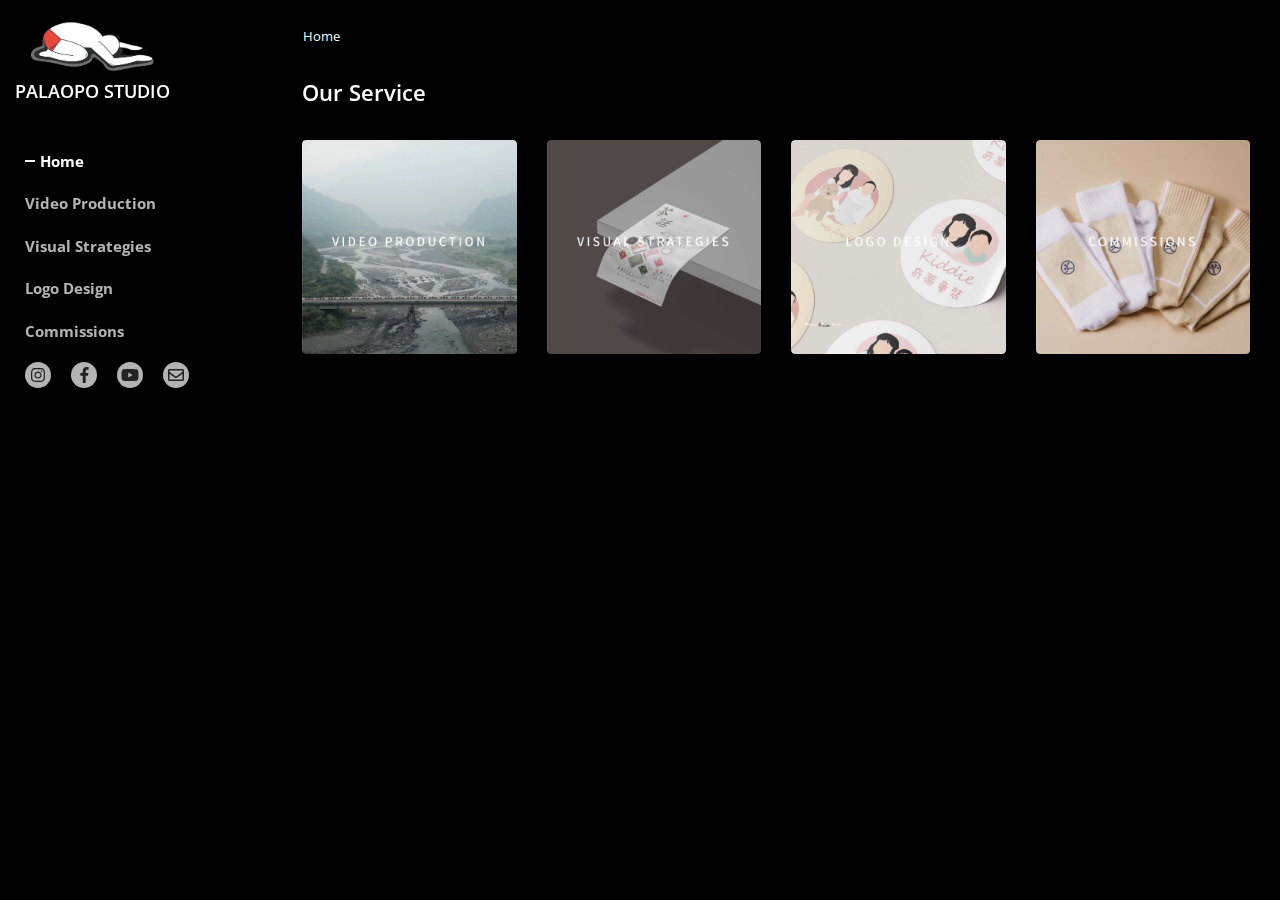
<file: index.html>
﻿<!DOCTYPE html>

<html lang="zh-Hant-TW">

<head>
    <meta name="viewport" content="width=device-width, initial-scale=1.0, minimum-scale=1.0, maximum-scale=2.0, shrink-to-fit=no">
    <meta charset="UTF-8">
    
    <link rel="manifest" href="manifest.json" />
    <meta name="apple-mobile-web-app-status-bar-style" content="black">
    <meta name="theme-color" content="#000000" />
    <meta name="apple-mobile-web-app-title" content="Palaopo Studio" />
    <meta name="apple-mobile-web-app-capable" content="yes" />
    <meta name="apple-touch-fullscreen" content="yes">
    <meta name="apple-mobile-web-app-status-bar-style" content="#000000" />
    <!-- PWA settings for ios device -->
    <link rel="apple-touch-icon" href="img/app-icons/icon@x48.png"/>
    <link rel="apple-touch-icon" sizes="96x96" href="img/app-icons/icon@x96.png"/>
    <link rel="apple-touch-icon" sizes="144x144" href="img/app-icons/icon@x144.png"/>
    <link rel="apple-touch-icon" sizes="192x192" href="img/app-icons/icon@x192.png"/>
    <link rel="apple-touch-icon" sizes="512x512" href="img/app-icons/icon@x512.png" />
    <!-- PWA settings for ios splashscreens -->
    <link href="img/splashscreens/iphone5_splash.png"
        media="(device-width: 320px) and (device-height: 568px) and (-webkit-device-pixel-ratio: 2) and (orientation: portrait)"
        rel="apple-touch-startup-image" />
    <link href="img/splashscreens/iphone6_splash.png"
        media="(device-width: 375px) and (device-height: 667px) and (-webkit-device-pixel-ratio: 2) and (orientation: portrait)"
        rel="apple-touch-startup-image" />
    <link href="img/splashscreens/iphoneplus_splash.png"
        media="(device-width: 621px) and (device-height: 1104px) and (-webkit-device-pixel-ratio: 3) and (orientation: portrait)"
        rel="apple-touch-startup-image" />
    <link href="img/splashscreens/iphonex_splash.png"
        media="(device-width: 375px) and (device-height: 812px) and (-webkit-device-pixel-ratio: 3) and (orientation: portrait)"
        rel="apple-touch-startup-image" />
    <link href="img/splashscreens/iphone14pro_splash.png"
        media="(device-width: 390px) and (device-height: 844px) and (-webkit-device-pixel-ratio: 3) and (orientation: portrait)"
        rel="apple-touch-startup-image" />
    <link href="img/splashscreens/iphone14pro_splash.png"
        media="(device-width: 393px) and (device-height: 852px) and (-webkit-device-pixel-ratio: 3) and (orientation: portrait)"
        rel="apple-touch-startup-image" />
    <link href="img/splashscreens/iphonexr_splash.png"
        media="(device-width: 414px) and (device-height: 896px) and (-webkit-device-pixel-ratio: 2) and (orientation: portrait)"
        rel="apple-touch-startup-image" />
    <link href="img/splashscreens/iphonexsmax_splash.png"
        media="(device-width: 414px) and (device-height: 896px) and (-webkit-device-pixel-ratio: 3) and (orientation: portrait)"
        rel="apple-touch-startup-image" />
    <link href="img/splashscreens/ipad_splash.png"
        media="(device-width: 768px) and (device-height: 1024px) and (-webkit-device-pixel-ratio: 2) and (orientation: portrait)"
        rel="apple-touch-startup-image" />
    <link href="img/splashscreens/ipadpro1_splash.png"
        media="(device-width: 834px) and (device-height: 1112px) and (-webkit-device-pixel-ratio: 2) and (orientation: portrait)"
        rel="apple-touch-startup-image" />
    <link href="img/splashscreens/ipadpro3_splash.png"
        media="(device-width: 834px) and (device-height: 1194px) and (-webkit-device-pixel-ratio: 2) and (orientation: portrait)"
        rel="apple-touch-startup-image" />
    <link href="img/splashscreens/ipadpro2_splash.png"
        media="(device-width: 1024px) and (device-height: 1366px) and (-webkit-device-pixel-ratio: 2) and (orientation: portrait)"
        rel="apple-touch-startup-image" />


    <!-- 快取 -->
    <meta http-equiv="cache-control" content="public, max-age=259200">
    <meta name="referrer" content="strict-origin-when-cross-origin" />
    <meta name="title" content="Palaopo Studio">
    <title>Palaopo Studio</title>
    <meta name="description" content="台中影像製作工作室「怕老婆工作室」「Palaopo Studio」，平面服務項目：平面設計、整體產品形象規劃、臉書經營、Logo Design、Cis規劃、宣傳海報製作、Banner Design 動態影像服務項目：活動紀錄、婚禮紀錄、工商形象影片、空拍素材、影片後製、與各類商業影像拍攝、Youtube頻道企劃、Youtube頻道拍攝、Youtube頻道剪輯、短影音製作。如有需要委託製作，歡迎詢問。">
    <meta name="author" content="Palaopo Studio - 周禎文（阿文）">
    <meta name="source" content="Palaopo Studio">
    <meta name="copyright" content="Palaopo Studio">
    <meta property="og:title" content="Palaopo Studio">
    <meta property="og:url" content="https://howpalaopostudio.github.io/web/">
    <meta property="og:description"
        content="台中影像製作工作室「怕老婆工作室」「Palaopo Studio」，平面服務項目：平面設計、整體產品形象規劃、臉書經營、Logo Design、Cis規劃、宣傳海報製作、Banner Design 動態影像服務項目：活動紀錄、婚禮紀錄、工商形象影片、空拍素材、影片後製、與各類商業影像拍攝、Youtube頻道企劃、Youtube頻道拍攝、Youtube頻道剪輯、短影音製作。如有需要委託製作，歡迎詢問。">
    <meta property="og:site_name" content="Palaopo Studio">
    <meta property="og:image" content="https://howpalaopostudio.github.io/web/img/share.jpg">
    <meta property="og:image:width" content="800">
    <meta property="og:image:height" content="800">
    <meta property="og:type" content="website">
    <meta property="og:image:type" content="image/jpeg">
    <meta property="og:locale" content="zh_TW">
    <link rel="icon" href="img/logo.ico" type="image/x-icon">
    <!-- 字體 -->
    <link rel="preconnect" href="https://fonts.googleapis.com">
    <link rel="preconnect" href="https://fonts.gstatic.com" crossorigin>
    <link href="https://fonts.googleapis.com/css2?family=Open+Sans&display=swap" rel="stylesheet">
    <link rel="stylesheet" type="text/css" href="css/bootstrap.min.css">
    <link rel="stylesheet" type="text/css" href="css/owl.carousel.css">
    <link rel="stylesheet" type="text/css" href="css/aos.css">
    <link rel="stylesheet" type="text/css"
        href="https://cdn.jsdelivr.net/npm/@fancyapps/ui@5.0/dist/fancybox/fancybox.css">
    <link rel="stylesheet" type="text/css" href="css/style.css">
    <script src="js/jquery-3.3.1.min.js"></script>
    <script src="js/bootstrap.min.js"></script>
    <script src="js/fontawesome-all.min.js"></script>
    <script src="js/lenis.min.js"></script>
    <script src="js/owl.carousel.js"></script>
    <script src="js/aos.js"></script>
    <script src="https://cdn.jsdelivr.net/npm/@fancyapps/ui@5.0/dist/fancybox/fancybox.umd.js"></script>
    <script src="js/app.js"></script>
    <script type="application/ld+json">
        {
            "@context": "https://schema.org",
            "@type": "WebSite",
            "name" : "Palaopo Studio", 
                "description": "台中影像製作工作室「怕老婆工作室」「Palaopo Studio」，平面服務項目：平面設計、整體產品形象規劃、臉書經營、Logo Design、Cis規劃、宣傳海報製作、Banner Design 動態影像服務項目：活動紀錄、婚禮紀錄、工商形象影片、空拍素材、影片後製、與各類商業影像拍攝、Youtube頻道企劃、Youtube頻道拍攝、Youtube頻道剪輯、短影音製作。如有需要委託製作，歡迎詢問。",
            "url": "https://howpalaopostudio.github.io/web/",
            "image": "https://howpalaopostudio.github.io/web/img/share.jpg"
        }
    </script>
    <script>
        if ('serviceWorker' in navigator) {
            console.log("Will service worker register?");
            navigator.serviceWorker.register(' service-worker.js').then(function (reg) {
                console.log("Yes it did.");
            }).catch(function (err) {
                console.log("No it didn't. This happened: ", err)
            });
        }
    </script>


</head>

<body>
    <!-- 網頁配置 -->
    <div class="page-set">
        <!-- header start -->
        <header>
            <div class="-header">
                <div class="main">
                    <nav class="navbar navbar-expand-md" role="navigation">
                        <div class="navbar-header">
                            <a class="navbar-brand" href="index.html">
                                <img src="img/logo.webp" alt="PALAOPO STUDIO">
                                <span>PALAOPO STUDIO</span>
                            </a>
                            <button class="navbar-toggler collapsed" type="button" data-toggle="collapse"
                                data-target="#PSnavbar" aria-controls="PSnavbar" aria-expanded="false"
                                aria-label="Toggle navigation">
                                <span class="navbar-toggler-icon"></span>
                                <span class="navbar-toggler-icon"></span>
                                <span class="navbar-toggler-icon"></span>
                            </button>
                        </div>
                        <!-- Collect the nav links, forms, and other content for toggling -->
                        <div class="collapse navbar-collapse" id="PSnavbar" data-lenis-prevent>
                            <ul class="navbar-nav">
                                <li class="nav-item">
                                    <a class="active" href="index.html">Home</a>
                                </li>
                                <li class="nav-item">
                                    <a href="video-production.html">Video Production</a>
                                </li>
                                <li class="nav-item">
                                    <a href="visual-strategies.html">Visual Strategies</a>
                                </li>
                                <li class="nav-item">
                                    <a href="logo-design.html">Logo Design</a>
                                </li>
                                <li class="nav-item">
                                    <a href="commissions.html">Commissions</a>
                                </li>
                                <!-- <li class="nav-item">
                                    <a href="#">About Us</a>
                                </li> -->
                                <li class="nav-item">
                                    <div class="-social">
                                        <a href="https://instagram.com/palaopo_studio?igshid=NTc4MTIwNjQ2YQ=="
                                            target="_blank" aria-label="instagram">
                                            <i class="fab fa-instagram"></i>
                                        </a>
                                        <a href="https://www.facebook.com/Palaopo.Studio" target="_blank"
                                            aria-label="facebook">
                                            <i class="fab fa-facebook-f"></i>
                                        </a>
                                        <a href="https://www.youtube.com/@palaopostudio5988" target="_blank"
                                            aria-label="youtube">
                                            <i class="fab fa-youtube"></i>
                                        </a>
                                        <a href="mailto:howpalaopostudio@gmail.com" aria-label="envelope">
                                            <i class="far fa-envelope"></i>
                                        </a>
                                    </div>
                                </li>
                            </ul>
                        </div>

                    </nav>
                </div>

            </div>
        </header>
        <!-- header end -->
        <div class="main-content">
            <nav aria-label="breadcrumb">
                <ol class="breadcrumb">
                    <li class="breadcrumb-item active" aria-current="page">Home</li>
                </ol>
            </nav>
            <!--Our Service -->
            <section>
                <div class="main-title col-12" data-aos="fade-up">
                    <h1>Our Service</h1>
                </div>
                <div class="main-zone">
                    <div class="row">
                        <div class="col-12 col-sm-6 col-md-6 col-xl-3 pic-card" data-aos="fade-up">
                            <a href="video-production.html">
                                <picture>
                                    <source type="image/webp" srcset="img/home/home_1.webp">
                                    <source type="image/jpeg" srcset="img/home/home_1.jpg">
                                    <img src="img/home/home_1.jpg" alt="PALAOPO STUDIO - video production" />
                                </picture>
                            </a>
                        </div>
                        <div class="col-12 col-sm-6 col-md-6 col-xl-3 pic-card" data-aos="fade-up">
                            <a href="visual-strategies.html">
                                <picture>
                                    <source type="image/webp" srcset="img/home/home_2.webp">
                                    <source type="image/jpeg" srcset="img/home/home_2.jpg">
                                    <img src="img/home/home_2.jpg" alt="PALAOPO STUDIO - visual strategies" />
                                </picture>
                            </a>
                        </div>
                        <div class="col-12 col-sm-6 col-md-6 col-xl-3 pic-card" data-aos="fade-up">
                            <a href="logo-design.html">
                                <picture>
                                    <source type="image/webp" srcset="img/home/home_3.webp">
                                    <source type="image/jpeg" srcset="img/home/home_3.jpg">
                                    <img src="img/home/home_3.jpg" alt="PALAOPO STUDIO - logo design" />
                                </picture>
                            </a>
                        </div>
                        <div class="col-12 col-sm-6 col-md-6 col-xl-3 pic-card" data-aos="fade-up">
                            <a href="commissions.html">
                                <picture>
                                    <source type="image/webp" srcset="img/home/home_4.webp">
                                    <source type="image/jpeg" srcset="img/home/home_4.jpg">
                                    <img src="img/home/home_4.jpg" alt="PALAOPO STUDIO - commercial photography" />
                                </picture>
                            </a>
                        </div>
                    </div>
                </div>
            </section>
        </div>
    </div>
</body>

</html>
</file>
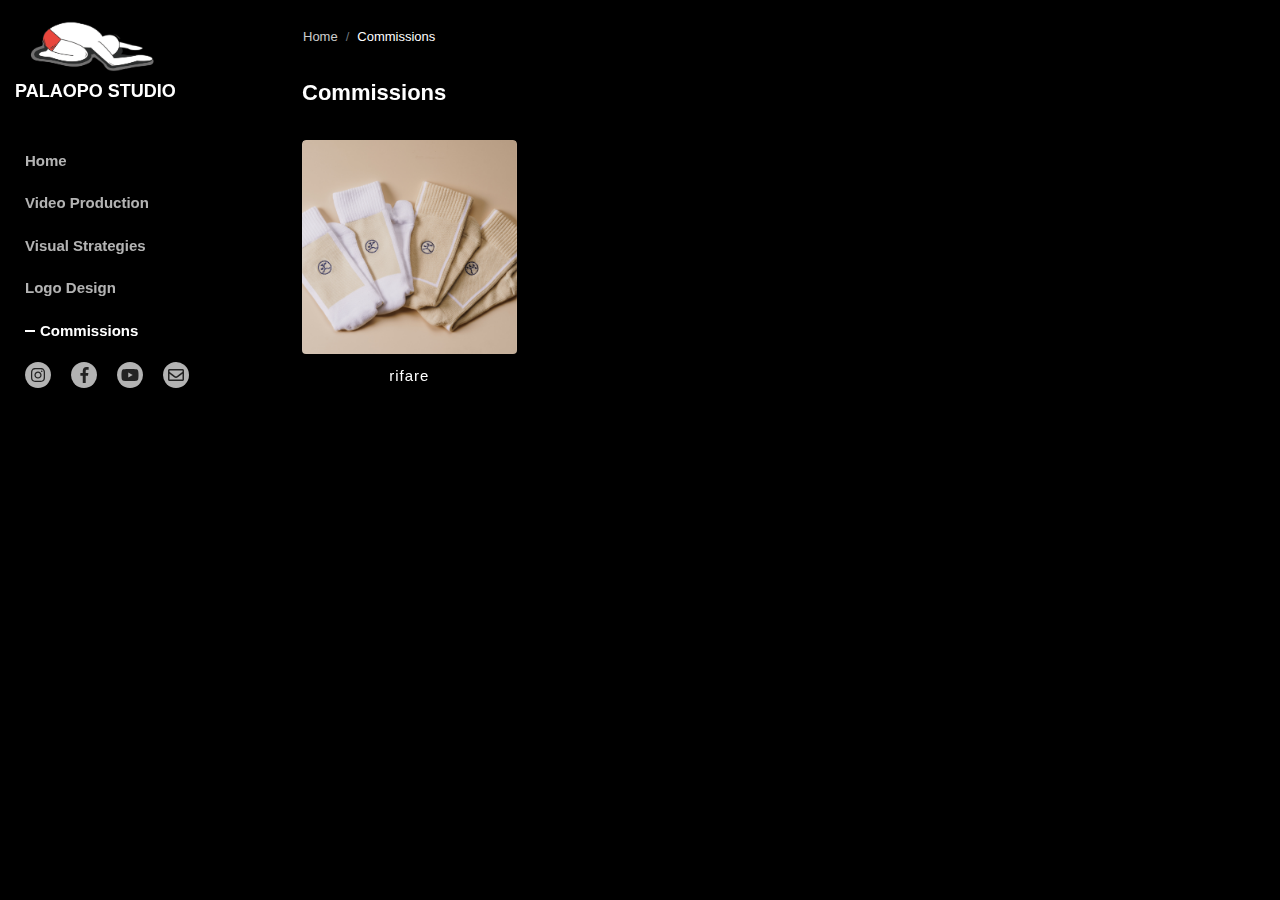
<file: commissions.html>
<!DOCTYPE html>

<html lang="zh-Hant-TW">

<head>
    <meta name="viewport" content="width=device-width, initial-scale=1.0, minimum-scale=1.0, maximum-scale=2.0, shrink-to-fit=no">
    <meta charset="UTF-8">

    <!-- 快取 -->
    <meta http-equiv="cache-control" content="public, max-age=259200">
    <meta name="referrer" content="strict-origin-when-cross-origin" />
    <meta name="title" content="Palaopo Studio - Commissions">
    <title>Palaopo Studio - Commissions</title>
    <meta name="description" content="台中影像製作工作室「怕老婆工作室」「Palaopo Studio」，平面服務項目：平面設計、整體產品形象規劃、臉書經營、Logo Design、Cis規劃、宣傳海報製作、Banner Design 動態影像服務項目：活動紀錄、婚禮紀錄、工商形象影片、空拍素材、影片後製、與各類商業影像拍攝、Youtube頻道企劃、Youtube頻道拍攝、Youtube頻道剪輯、短影音製作。如有需要委託製作，歡迎詢問。">
    <meta name="author" content="Palaopo Studio - 周禎文（阿文）">
    <meta name="source" content="Palaopo Studio">
    <meta name="copyright" content="Palaopo Studio">
    <meta property="og:title" content="Palaopo Studio - Commissions">
    <meta property="og:url" content="https://howpalaopostudio.github.io/web/">
    <meta property="og:description" content="台中影像製作工作室「怕老婆工作室」「Palaopo Studio」，平面服務項目：平面設計、整體產品形象規劃、臉書經營、Logo Design、Cis規劃、宣傳海報製作、Banner Design 動態影像服務項目：活動紀錄、婚禮紀錄、工商形象影片、空拍素材、影片後製、與各類商業影像拍攝、Youtube頻道企劃、Youtube頻道拍攝、Youtube頻道剪輯、短影音製作。如有需要委託製作，歡迎詢問。">
    <meta property="og:site_name" content="Palaopo Studio">
    <meta property="og:image" content="https://howpalaopostudio.github.io/web/img/share.jpg">
    <meta property="og:image:width" content="800">
    <meta property="og:image:height" content="800">
    <meta property="og:type" content="website">
    <meta property="og:image:type" content="image/jpeg">
    <meta property="og:locale" content="zh_TW">
    <link rel="icon" href="img/logo.ico" type="image/x-icon">
    <!-- 字體 -->
    <link rel="preconnect" href="https://fonts.googleapis.com">
    <link rel="preconnect" href="https://fonts.gstatic.com" crossorigin>
    <link href="https://fonts.googleapis.com/css2?family=Open+Sans&display=swap" rel="stylesheet">
    <link rel="stylesheet" type="text/css" href="css/bootstrap.min.css">
    <link rel="stylesheet" type="text/css" href="css/owl.carousel.css">
    <link rel="stylesheet" type="text/css" href="css/aos.css">
    <link rel="stylesheet" type="text/css"
        href="https://cdn.jsdelivr.net/npm/@fancyapps/ui@5.0/dist/fancybox/fancybox.css">
    <link rel="stylesheet" type="text/css" href="css/style.css">
    <script src="js/jquery-3.3.1.min.js"></script>
    <script src="js/bootstrap.min.js"></script>
    <script src="js/fontawesome-all.min.js"></script>
    <script src="js/lenis.min.js"></script>
    <script src="js/owl.carousel.js"></script>
    <script src="js/aos.js"></script>
    <script src="https://cdn.jsdelivr.net/npm/@fancyapps/ui@5.0/dist/fancybox/fancybox.umd.js"></script>
    <script src="js/app.js"></script>
    <script type="application/ld+json">
        {
            "@context": "https://schema.org",
            "@type": "WebSite",
            "name" : "Palaopo Studio", 
              "description": "台中影像製作工作室「怕老婆工作室」「Palaopo Studio」，平面服務項目：平面設計、整體產品形象規劃、臉書經營、Logo Design、Cis規劃、宣傳海報製作、Banner Design 動態影像服務項目：活動紀錄、婚禮紀錄、工商形象影片、空拍素材、影片後製、與各類商業影像拍攝、Youtube頻道企劃、Youtube頻道拍攝、Youtube頻道剪輯、短影音製作。如有需要委託製作，歡迎詢問。",
            "url": "https://howpalaopostudio.github.io/web/",
             "image": "https://howpalaopostudio.github.io/web/img/share.jpg"
        }
    </script>
    <script>
        if ('serviceWorker' in navigator) {
            console.log("Will service worker register?");
            navigator.serviceWorker.register(' service-worker.js').then(function (reg) {
                console.log("Yes it did.");
            }).catch(function (err) {
                console.log("No it didn't. This happened: ", err)
            });
        }
    </script>
</head>

<body>
    <!-- 網頁配置 -->
    <div class="page-set">
        <!-- header start -->
        <header>
            <div class="-header">
                <div class="main">
                    <nav class="navbar navbar-expand-md" role="navigation">
                        <div class="navbar-header">
                            <a class="navbar-brand" href="index.html">
                                <img src="img/logo.webp" alt="PALAOPO STUDIO">
                                <span>PALAOPO STUDIO</span>
                            </a>
                            <button class="navbar-toggler collapsed" type="button" data-toggle="collapse"
                                data-target="#PSnavbar" aria-controls="PSnavbar" aria-expanded="false"
                                aria-label="Toggle navigation">
                                <span class="navbar-toggler-icon"></span>
                                <span class="navbar-toggler-icon"></span>
                                <span class="navbar-toggler-icon"></span>
                            </button>
                        </div>
                        <!-- Collect the nav links, forms, and other content for toggling -->
                        <div class="collapse navbar-collapse" id="PSnavbar" data-lenis-prevent>
                            <ul class="navbar-nav">
                                <li class="nav-item">
                                    <a href="index.html">Home</a>
                                </li>
                                <li class="nav-item">
                                    <a href="video-production.html">Video Production</a>
                                </li>
                                <li class="nav-item">
                                    <a href="visual-strategies.html">Visual Strategies</a>
                                </li>
                                <li class="nav-item">
                                    <a href="logo-design.html">Logo Design</a>
                                </li>
                                <li class="nav-item">
                                    <a class="active" href="commissions.html">Commissions</a>
                                </li>
                                <!-- <li class="nav-item">
                                    <a href="#">About Us</a>
                                </li> -->
                                <li class="nav-item">
                                    <div class="-social">
                                        <a href="https://instagram.com/palaopo_studio?igshid=NTc4MTIwNjQ2YQ==" target="_blank" aria-label="instagram">
                                            <i class="fab fa-instagram"></i>
                                        </a>
                                        <a href="https://www.facebook.com/Palaopo.Studio" target="_blank" aria-label="facebook">
                                            <i class="fab fa-facebook-f"></i>
                                        </a>
                                        <a href="https://www.youtube.com/@palaopostudio5988" target="_blank" aria-label="youtube">
                                            <i class="fab fa-youtube"></i>
                                        </a>
                                        <a href="mailto:howpalaopostudio@gmail.com" aria-label="envelope">
                                            <i class="far fa-envelope"></i>
                                        </a>
                                    </div>
                                </li>
                            </ul>
                        </div>

                    </nav>
                </div>

            </div>
        </header>
        <!-- header end -->
        <div class="main-content">
            <nav aria-label="breadcrumb">
                <ol class="breadcrumb">
                    <li class="breadcrumb-item"><a href="index.html">Home</a></li>
                    <li class="breadcrumb-item active" aria-current="page">Commissions</li>
                </ol>
            </nav>
            <!--Commissions -->
            <section>
                <div class="main-title col-12" data-aos="fade-up">
                    <h1>Commissions</h1>
                </div>
                <div class="main-zone">
                    <div class="row">
                        <div class="col-12 col-sm-6 col-md-6 col-xl-3 pic-card" data-aos="fade-up">
                            <a data-src="img/commissions/com_1.jpg" data-fancybox="rifare" data-caption="rifare">
                                <img src="img/commissions/com_1.jpg" alt="PALAOPO STUDIO - rifare" />
                                <h2 class="-title">rifare</h2>
                            </a>
                            <a data-src="img/commissions/com_2.jpg" data-fancybox="rifare" data-caption="rifare"></a>
                            <a data-src="img/commissions/com_3.jpg" data-fancybox="rifare" data-caption="rifare"></a>
                            <a data-src="img/commissions/com_4.jpg" data-fancybox="rifare" data-caption="rifare"></a>
                            <a data-src="img/commissions/com_5.jpg" data-fancybox="rifare" data-caption="rifare"></a>
                            <a data-src="img/commissions/com_6.jpg" data-fancybox="rifare" data-caption="rifare"></a>
                        </div>
                    </div>
                </div>
            </section>
        </div>
    </div>
    <script>
        Fancybox.bind('[data-fancybox]', {
            //
        });    
    </script>
</body>

</html>
</file>
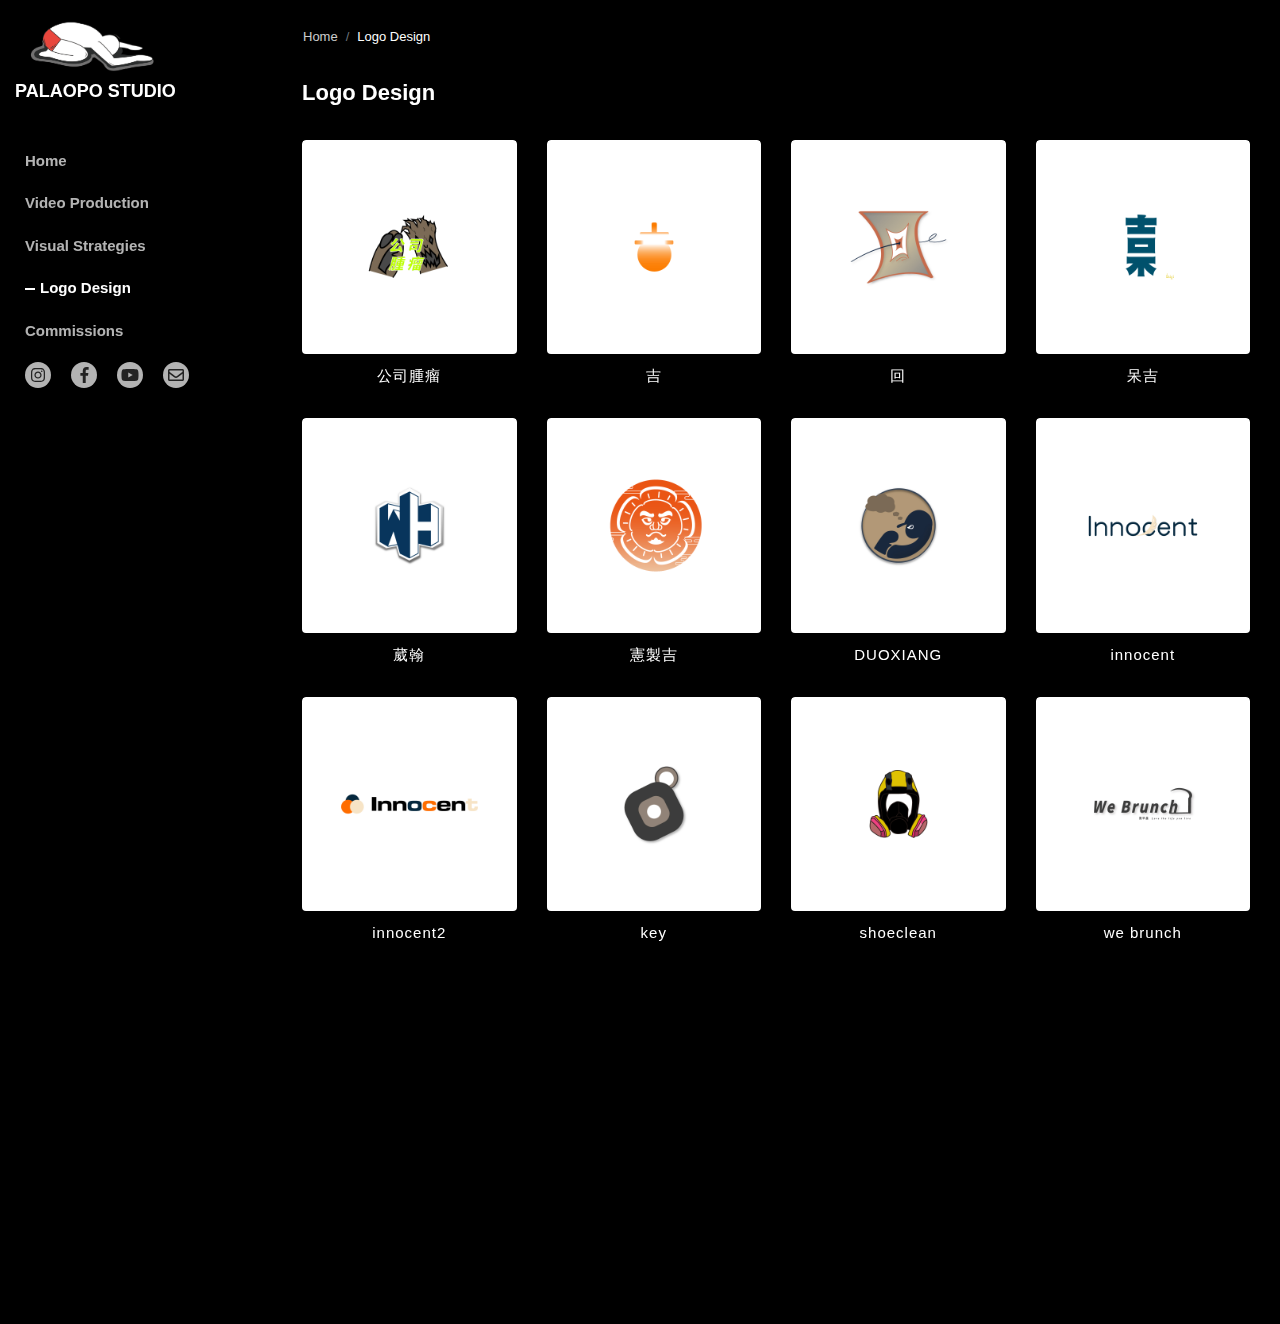
<file: logo-design.html>
<!DOCTYPE html>

<html lang="zh-Hant-TW">

<head>
    <meta name="viewport" content="width=device-width, initial-scale=1.0, minimum-scale=1.0, maximum-scale=2.0, shrink-to-fit=no">
    <meta charset="UTF-8">

    <!-- 快取 -->
    <meta http-equiv="cache-control" content="public, max-age=259200">
    <meta name="referrer" content="strict-origin-when-cross-origin" />
    <meta name="title" content="Palaopo Studio - Logo Design">
    <title>Palaopo Studio - Logo Design</title>
    <meta name="description" content="台中影像製作工作室「怕老婆工作室」「Palaopo Studio」，平面服務項目：平面設計、整體產品形象規劃、臉書經營、Logo Design、Cis規劃、宣傳海報製作、Banner Design 動態影像服務項目：活動紀錄、婚禮紀錄、工商形象影片、空拍素材、影片後製、與各類商業影像拍攝、Youtube頻道企劃、Youtube頻道拍攝、Youtube頻道剪輯、短影音製作。如有需要委託製作，歡迎詢問。">
    <meta name="author" content="Palaopo Studio - 周禎文（阿文）">
    <meta name="source" content="Palaopo Studio">
    <meta name="copyright" content="Palaopo Studio">
    <meta property="og:title" content="Palaopo Studio - Logo Design">
    <meta property="og:url" content="https://howpalaopostudio.github.io/web/">
    <meta property="og:description" content="台中影像製作工作室「怕老婆工作室」「Palaopo Studio」，平面服務項目：平面設計、整體產品形象規劃、臉書經營、Logo Design、Cis規劃、宣傳海報製作、Banner Design 動態影像服務項目：活動紀錄、婚禮紀錄、工商形象影片、空拍素材、影片後製、與各類商業影像拍攝、Youtube頻道企劃、Youtube頻道拍攝、Youtube頻道剪輯、短影音製作。如有需要委託製作，歡迎詢問。">
    <meta property="og:site_name" content="Palaopo Studio">
    <meta property="og:image" content="https://howpalaopostudio.github.io/web/img/share.jpg">
    <meta property="og:image:width" content="800">
    <meta property="og:image:height" content="800">
    <meta property="og:type" content="website">
    <meta property="og:image:type" content="image/jpeg">
    <meta property="og:locale" content="zh_TW">
    <link rel="icon" href="img/logo.ico" type="image/x-icon">
    <!-- 字體 -->
    <link rel="preconnect" href="https://fonts.googleapis.com">
    <link rel="preconnect" href="https://fonts.gstatic.com" crossorigin>
    <link href="https://fonts.googleapis.com/css2?family=Open+Sans&display=swap" rel="stylesheet">
    <link rel="stylesheet" type="text/css" href="css/bootstrap.min.css">
    <link rel="stylesheet" type="text/css" href="css/owl.carousel.css">
    <link rel="stylesheet" type="text/css" href="css/aos.css">
    <link rel="stylesheet" type="text/css" href="https://cdn.jsdelivr.net/npm/@fancyapps/ui@5.0/dist/fancybox/fancybox.css">
    <link rel="stylesheet" type="text/css" href="css/style.css">
    <script src="js/jquery-3.3.1.min.js"></script>
    <script src="js/bootstrap.min.js"></script>
    <script src="js/fontawesome-all.min.js"></script>
    <script src="js/lenis.min.js"></script>
    <script src="js/owl.carousel.js"></script>
    <script src="js/aos.js"></script>
    <script src="https://cdn.jsdelivr.net/npm/@fancyapps/ui@5.0/dist/fancybox/fancybox.umd.js"></script>
    <script src="js/app.js"></script>
    <script type="application/ld+json">
        {
            "@context": "https://schema.org",
            "@type": "WebSite",
            "name" : "Palaopo Studio", 
                "description": "台中影像製作工作室「怕老婆工作室」「Palaopo Studio」，平面服務項目：平面設計、整體產品形象規劃、臉書經營、Logo Design、Cis規劃、宣傳海報製作、Banner Design 動態影像服務項目：活動紀錄、婚禮紀錄、工商形象影片、空拍素材、影片後製、與各類商業影像拍攝、Youtube頻道企劃、Youtube頻道拍攝、Youtube頻道剪輯、短影音製作。如有需要委託製作，歡迎詢問。",
            "url": "https://howpalaopostudio.github.io/web/",
            "image": "https://howpalaopostudio.github.io/web/img/share.jpg"
        }
    </script>
    <script>
        if ('serviceWorker' in navigator) {
            console.log("Will service worker register?");
            navigator.serviceWorker.register(' service-worker.js').then(function (reg) {
                console.log("Yes it did.");
            }).catch(function (err) {
                console.log("No it didn't. This happened: ", err)
            });
        }
    </script>
</head>

<body>
    <!-- 網頁配置 -->
    <div class="page-set">
        <!-- header start -->
        <header>
            <div class="-header">
                <div class="main">
                    <nav class="navbar navbar-expand-md" role="navigation">
                        <div class="navbar-header">
                            <a class="navbar-brand" href="index.html">
                                <img src="img/logo.webp" alt="PALAOPO STUDIO">
                                <span>PALAOPO STUDIO</span>
                            </a>
                            <button class="navbar-toggler collapsed" type="button" data-toggle="collapse"
                                data-target="#PSnavbar" aria-controls="PSnavbar" aria-expanded="false"
                                aria-label="Toggle navigation">
                                <span class="navbar-toggler-icon"></span>
                                <span class="navbar-toggler-icon"></span>
                                <span class="navbar-toggler-icon"></span>
                            </button>
                        </div>
                        <!-- Collect the nav links, forms, and other content for toggling -->
                        <div class="collapse navbar-collapse" id="PSnavbar" data-lenis-prevent>
                            <ul class="navbar-nav">
                                <li class="nav-item">
                                    <a href="index.html">Home</a>
                                </li>
                                <li class="nav-item">
                                    <a href="video-production.html">Video Production</a>
                                </li>
                                <li class="nav-item">
                                    <a href="visual-strategies.html">Visual Strategies</a>
                                </li>
                                <li class="nav-item">
                                    <a class="active" href="logo-design.html">Logo Design</a>
                                </li>
                                <li class="nav-item">
                                    <a href="commissions.html">Commissions</a>
                                </li>
                                <!-- <li class="nav-item">
                                    <a href="#">About Us</a>
                                </li> -->
                                <li class="nav-item">
                                    <div class="-social">
                                        <a href="https://instagram.com/palaopo_studio?igshid=NTc4MTIwNjQ2YQ==" target="_blank" aria-label="instagram">
                                            <i class="fab fa-instagram"></i>
                                        </a>
                                        <a href="https://www.facebook.com/Palaopo.Studio" target="_blank" aria-label="facebook">
                                            <i class="fab fa-facebook-f"></i>
                                        </a>
                                        <a href="https://www.youtube.com/@palaopostudio5988" target="_blank" aria-label="youtube">
                                            <i class="fab fa-youtube"></i>
                                        </a>
                                        <a href="mailto:howpalaopostudio@gmail.com" aria-label="envelope">
                                            <i class="far fa-envelope"></i>
                                        </a>
                                    </div>
                                </li>
                            </ul>
                        </div>

                    </nav>
                </div>

            </div>
        </header>
        <!-- header end -->
        <div class="main-content">
            <nav aria-label="breadcrumb">
                <ol class="breadcrumb">
                    <li class="breadcrumb-item"><a href="index.html">Home</a></li>
                    <li class="breadcrumb-item active" aria-current="page">Logo Design</li>
                </ol>
            </nav>
            <!-- Logo Design -->
            <section>
                <div class="main-title col-12" data-aos="fade-up">
                    <h1>Logo Design</h1>
                </div>
                <div class="main-zone">
                    <div class="row">
                        <div class="col-12 col-sm-6 col-md-6 col-xl-3 pic-card" data-aos="fade-up">
                            <a data-src="img/logo/logo1.jpg" data-fancybox="Logo Design" data-caption="公司腫瘤">
                                <img src="img/logo/logo1.jpg" alt="PALAOPO STUDIO - 公司腫瘤" />
                                <h2 class="-title">公司腫瘤</h2>
                            </a>
                        </div>
                        <div class="col-12 col-sm-6 col-md-6 col-xl-3 pic-card" data-aos="fade-up">
                            <a data-src="img/logo/logo2.jpg" data-fancybox="Logo Design" data-caption="吉">
                                <img src="img/logo/logo2.jpg" alt="PALAOPO STUDIO - 吉" />
                                <h2 class="-title">吉</h2>
                            </a>
                        </div>
                        <div class="col-12 col-sm-6 col-md-6 col-xl-3 pic-card" data-aos="fade-up">
                            <a data-src="img/logo/logo3.jpg" data-fancybox="Logo Design" data-caption="回">
                                <img src="img/logo/logo3.jpg" alt="PALAOPO STUDIO - 回" />
                                <h2 class="-title">回</h2>
                            </a>
                        </div>
                        <div class="col-12 col-sm-6 col-md-6 col-xl-3 pic-card" data-aos="fade-up">
                            <a data-src="img/logo/logo4.jpg" data-fancybox="Logo Design" data-caption="呆吉">
                                <img src="img/logo/logo4.jpg" alt="PALAOPO STUDIO - 呆吉" />
                                <h2 class="-title">呆吉</h2>
                            </a>
                        </div>
                        <div class="col-12 col-sm-6 col-md-6 col-xl-3 pic-card" data-aos="fade-up">
                            <a data-src="img/logo/logo5.jpg" data-fancybox="Logo Design" data-caption="葳翰">
                                <img src="img/logo/logo5.jpg" alt="PALAOPO STUDIO - 葳翰" />
                                <h2 class="-title">葳翰</h2>
                            </a>
                        </div>
                        <div class="col-12 col-sm-6 col-md-6 col-xl-3 pic-card" data-aos="fade-up">
                            <a data-src="img/logo/logo6.jpg" data-fancybox="Logo Design" data-caption="憲製吉">
                                <img src="img/logo/logo6.jpg" alt="PALAOPO STUDIO - 憲製吉" />
                                <h2 class="-title">憲製吉</h2>
                            </a>
                        </div>
                        <div class="col-12 col-sm-6 col-md-6 col-xl-3 pic-card" data-aos="fade-up">
                            <a data-src="img/logo/logo7.jpg" data-fancybox="Logo Design" data-caption="DUOXIANG">
                                <img src="img/logo/logo7.jpg" alt="PALAOPO STUDIO - DUOXIANG" />
                                <h2 class="-title">DUOXIANG</h2>
                            </a>
                        </div>
                        <div class="col-12 col-sm-6 col-md-6 col-xl-3 pic-card" data-aos="fade-up">
                            <a data-src="img/logo/logo8.jpg" data-fancybox="Logo Design" data-caption="innocent">
                                <img src="img/logo/logo8.jpg" alt="PALAOPO STUDIO - innocent" />
                                <h2 class="-title">innocent</h2>
                            </a>
                        </div>
                        <div class="col-12 col-sm-6 col-md-6 col-xl-3 pic-card" data-aos="fade-up">
                            <a data-src="img/logo/logo9.jpg" data-fancybox="Logo Design" data-caption="innocent2">
                                <img src="img/logo/logo9.jpg" alt="PALAOPO STUDIO - innocent2" />
                                <h2 class="-title">innocent2</h2>
                            </a>
                        </div>
                        <div class="col-12 col-sm-6 col-md-6 col-xl-3 pic-card" data-aos="fade-up">
                            <a data-src="img/logo/logo10.jpg" data-fancybox="Logo Design" data-caption="key">
                                <img src="img/logo/logo10.jpg" alt="PALAOPO STUDIO - key" />
                                <h2 class="-title">key</h2>
                            </a>
                        </div>
                        <div class="col-12 col-sm-6 col-md-6 col-xl-3 pic-card" data-aos="fade-up">
                            <a data-src="img/logo/logo11.jpg" data-fancybox="Logo Design" data-caption="shoeclean">
                                <img src="img/logo/logo11.jpg" alt="PALAOPO STUDIO - shoeclean" />
                                <h2 class="-title">shoeclean</h2>
                            </a>
                        </div>
                        <div class="col-12 col-sm-6 col-md-6 col-xl-3 pic-card" data-aos="fade-up">
                            <a data-src="img/logo/logo12.jpg" data-fancybox="Logo Design" data-caption="we brunch">
                                <img src="img/logo/logo12.jpg" alt="PALAOPO STUDIO - we brunch" />
                                <h2 class="-title">we brunch</h2>
                            </a>
                        </div>
                        <div class="col-12 col-sm-6 col-md-6 col-xl-3 pic-card" data-aos="fade-up">
                            <a data-src="img/logo/logo13.jpg" data-fancybox="Logo Design" data-caption="ヤドン">
                                <img src="img/logo/logo13.jpg" alt="PALAOPO STUDIO - ヤドン" />
                                <h2 class="-title">ヤドン</h2>
                            </a>
                        </div>
                    </div>
                </div>
            </section>
        </div>
    </div>
    <script>
        Fancybox.bind('[data-fancybox]', {
            //
        });    
    </script>
</body>

</html>
</file>
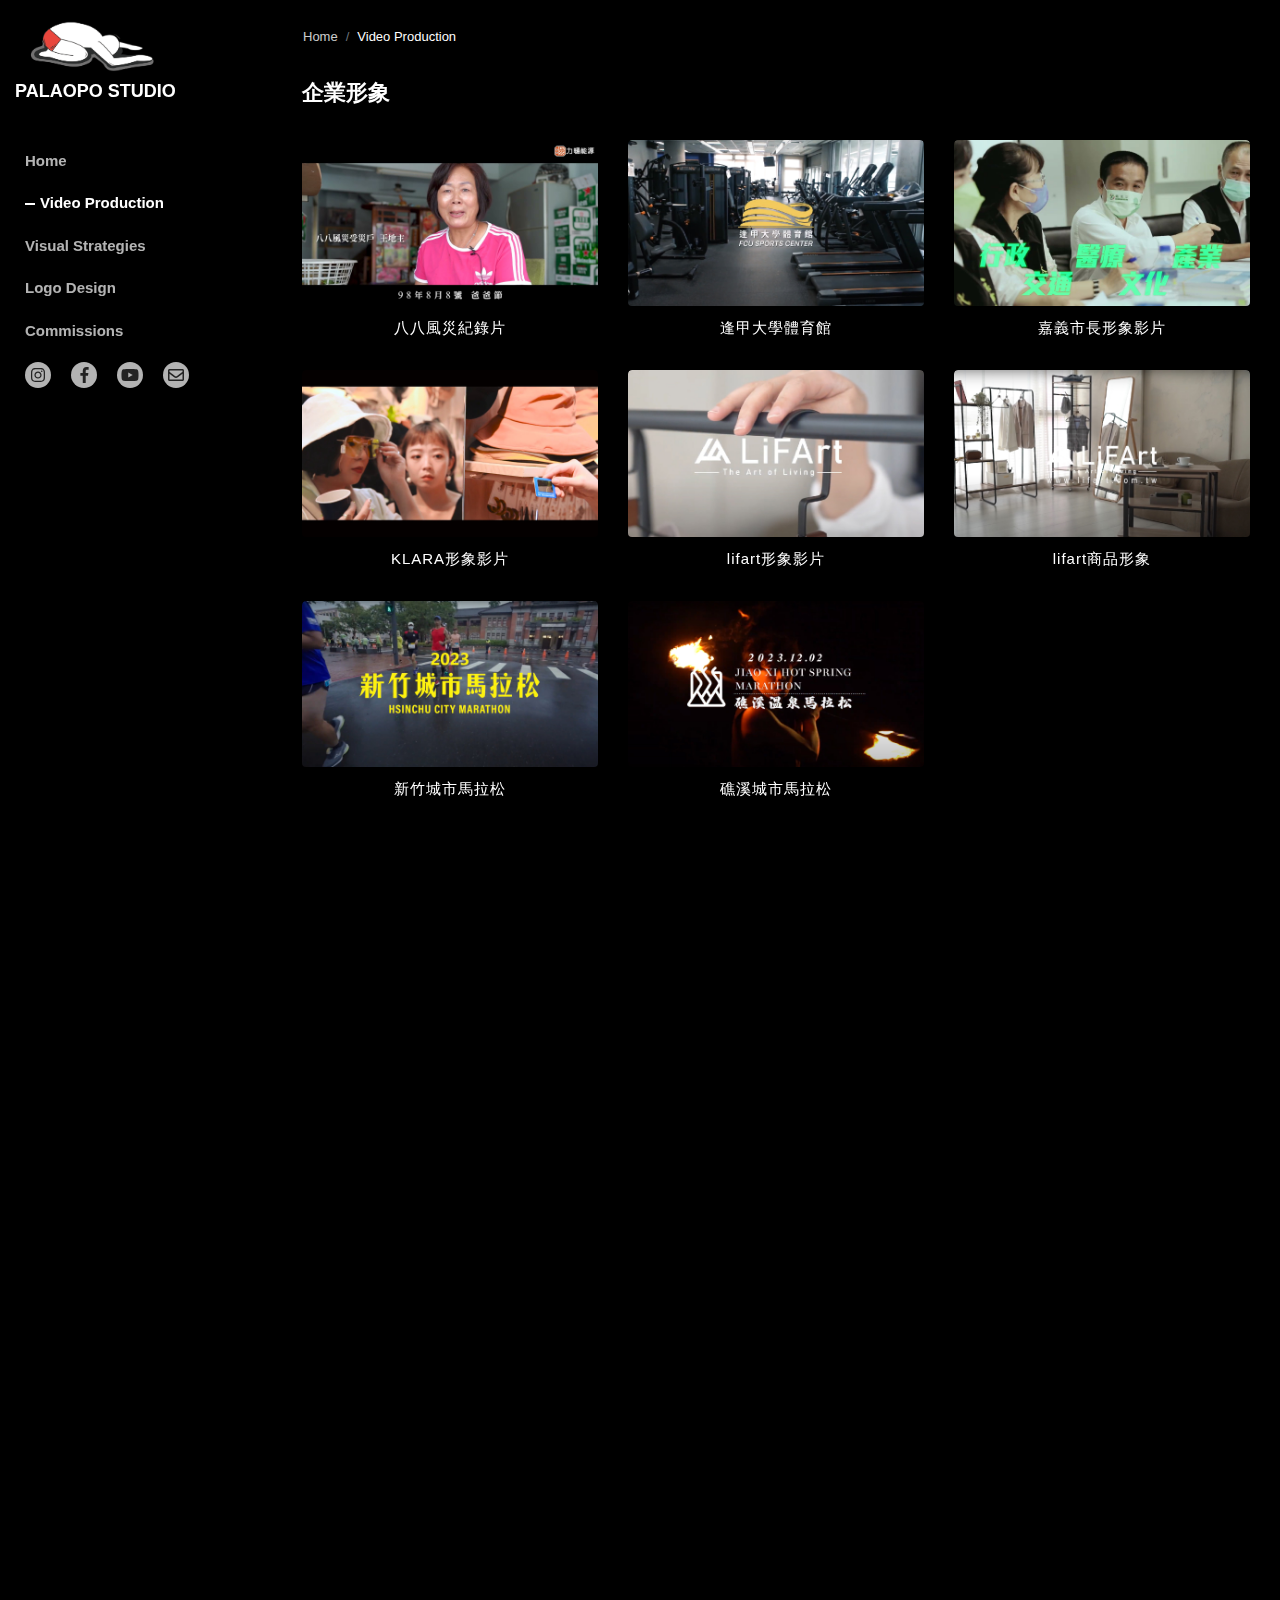
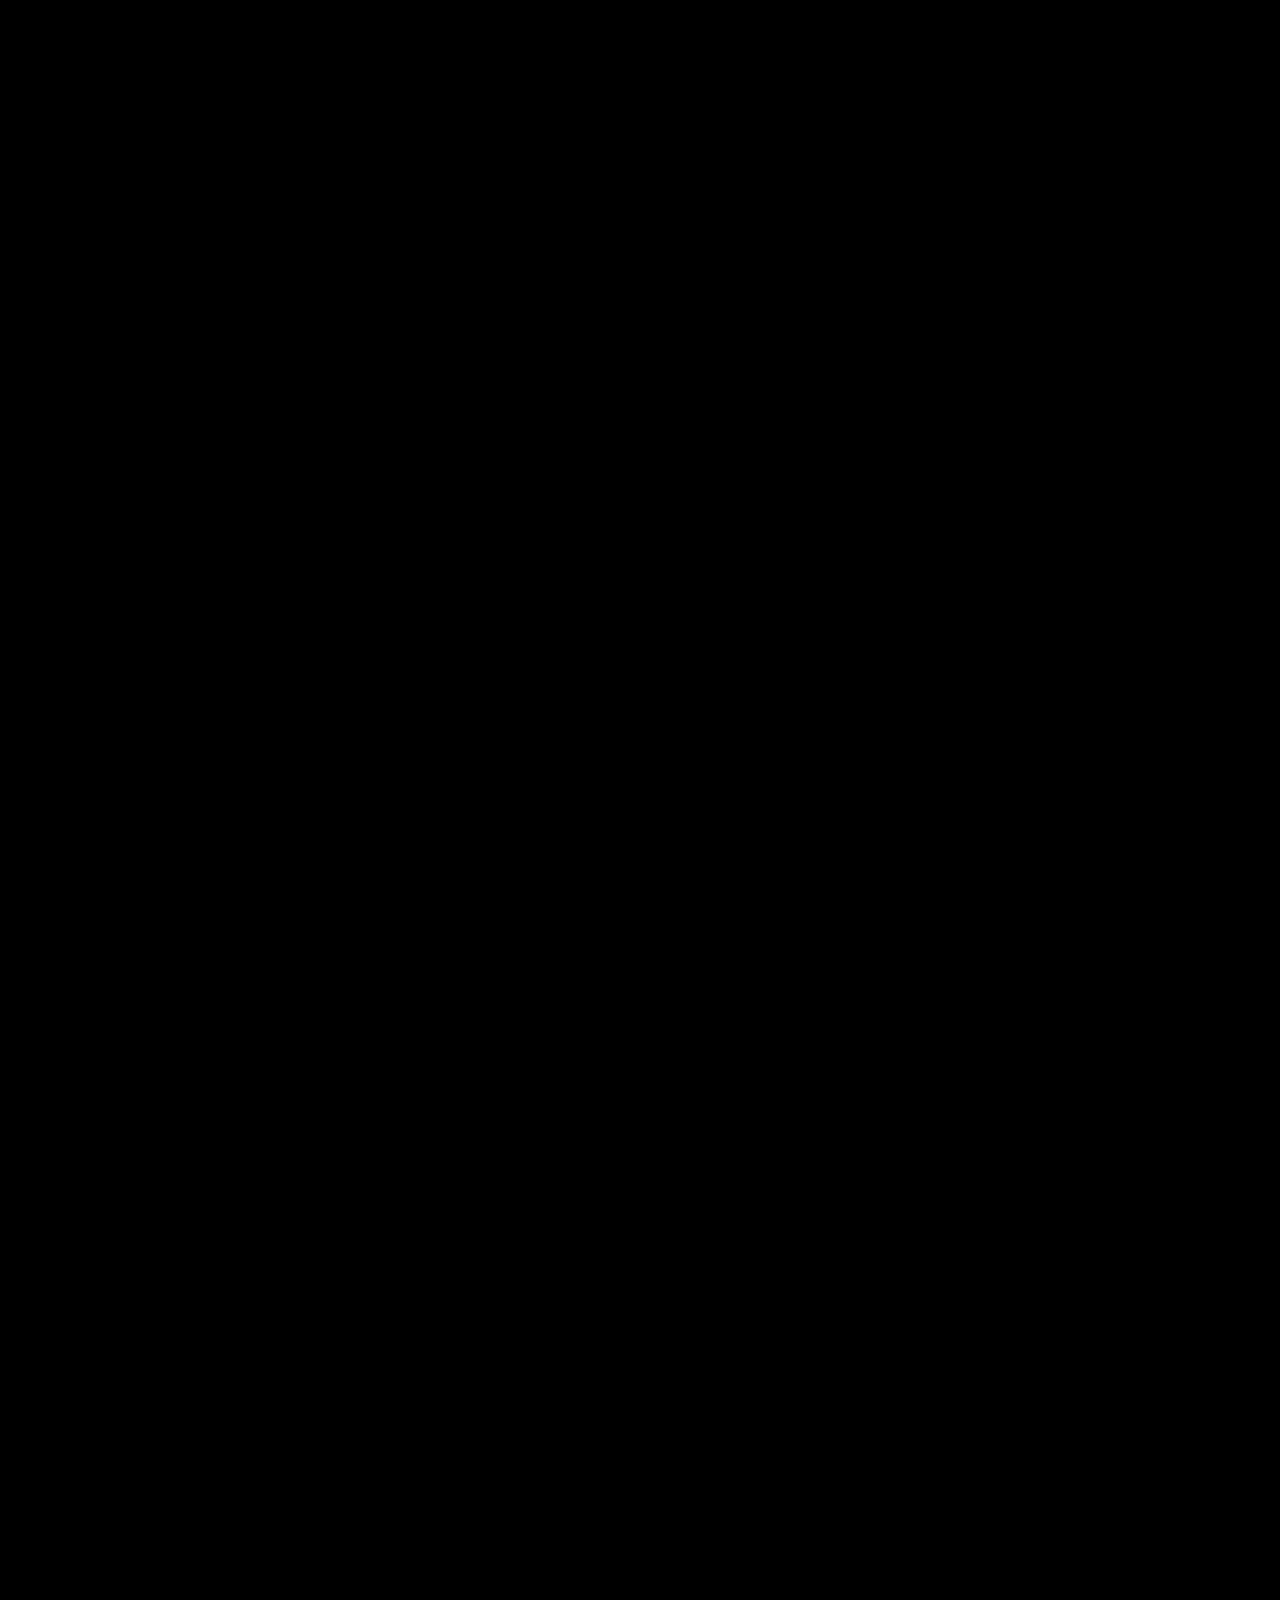
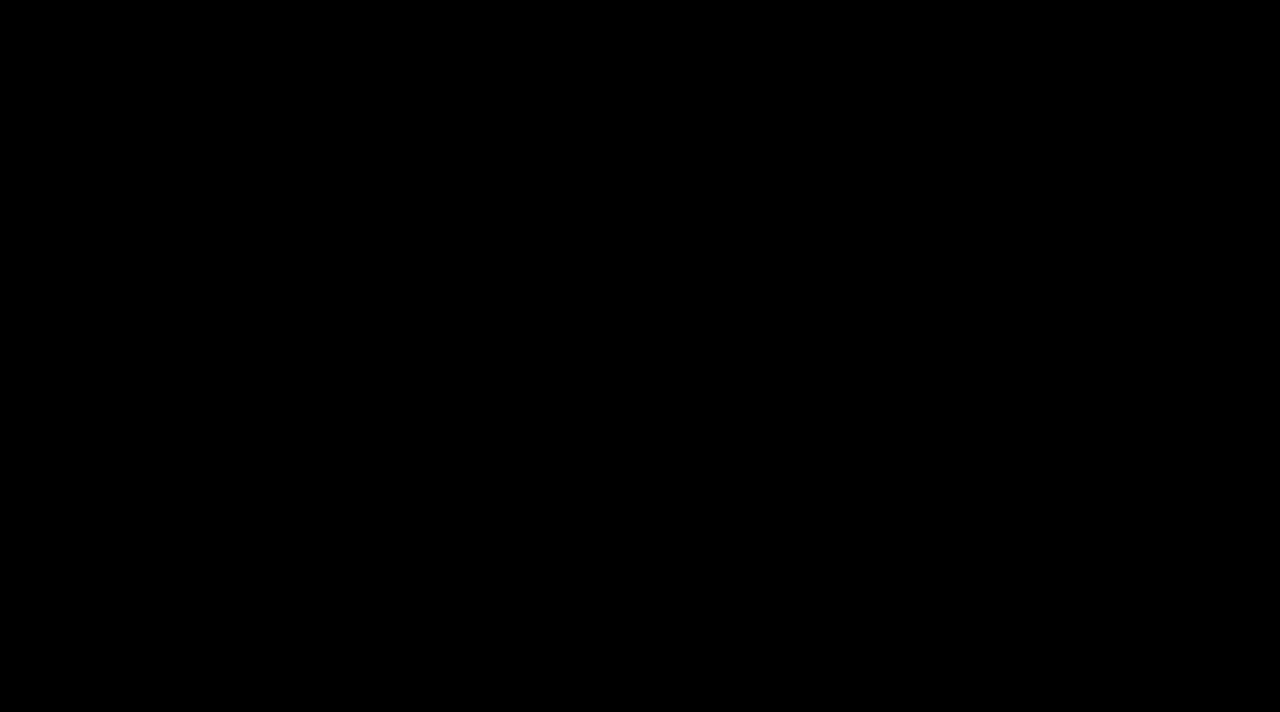
<file: video-production.html>
<!DOCTYPE html>

<html lang="zh-Hant-TW">

<head>
    <meta name="viewport" content="width=device-width, initial-scale=1.0, minimum-scale=1.0, maximum-scale=2.0, shrink-to-fit=no">
    <meta charset="UTF-8">

    <!-- 快取 -->
    <meta http-equiv="cache-control" content="public, max-age=259200">
    <meta name="referrer" content="strict-origin-when-cross-origin" />
    <meta name="title" content="Palaopo Studio - Video Production">
    <title>Palaopo Studio - Video Production</title>
    <meta name="description" content="台中影像製作工作室「怕老婆工作室」「Palaopo Studio」，平面服務項目：平面設計、整體產品形象規劃、臉書經營、Logo Design、Cis規劃、宣傳海報製作、Banner Design 動態影像服務項目：活動紀錄、婚禮紀錄、工商形象影片、空拍素材、影片後製、與各類商業影像拍攝、Youtube頻道企劃、Youtube頻道拍攝、Youtube頻道剪輯、短影音製作。如有需要委託製作，歡迎詢問。">
    <meta name="author" content="Palaopo Studio - 周禎文（阿文）">
    <meta name="source" content="Palaopo Studio">
    <meta name="copyright" content="Palaopo Studio">
    <meta property="og:title" content="Palaopo Studio - Video Production">
    <meta property="og:url" content="https://howpalaopostudio.github.io/web/">
    <meta property="og:description" content="台中影像製作工作室「怕老婆工作室」「Palaopo Studio」，平面服務項目：平面設計、整體產品形象規劃、臉書經營、Logo Design、Cis規劃、宣傳海報製作、Banner Design 動態影像服務項目：活動紀錄、婚禮紀錄、工商形象影片、空拍素材、影片後製、與各類商業影像拍攝、Youtube頻道企劃、Youtube頻道拍攝、Youtube頻道剪輯、短影音製作。如有需要委託製作，歡迎詢問。">
    <meta property="og:site_name" content="Palaopo Studio">
    <meta property="og:image" content="https://howpalaopostudio.github.io/web/img/share.jpg">
    <meta property="og:image:width" content="800">
    <meta property="og:image:height" content="800">
    <meta property="og:type" content="website">
    <meta property="og:image:type" content="image/jpeg">
    <meta property="og:locale" content="zh_TW">
    <link rel="icon" href="img/logo.ico" type="image/x-icon">
    <!-- 字體 -->
    <link rel="preconnect" href="https://fonts.googleapis.com">
    <link rel="preconnect" href="https://fonts.gstatic.com" crossorigin>
    <link href="https://fonts.googleapis.com/css2?family=Open+Sans&display=swap" rel="stylesheet">
    <link rel="stylesheet" type="text/css" href="css/bootstrap.min.css">
    <link rel="stylesheet" type="text/css" href="css/owl.carousel.css">
    <link rel="stylesheet" type="text/css" href="css/aos.css">
    <link rel="stylesheet" type="text/css" href="https://cdn.jsdelivr.net/npm/@fancyapps/ui@5.0/dist/fancybox/fancybox.css">
    <link rel="stylesheet" type="text/css" href="css/style.css">
    <script src="js/jquery-3.3.1.min.js"></script>
    <script src="js/bootstrap.min.js"></script>
    <script src="js/fontawesome-all.min.js"></script>
    <script src="js/lenis.min.js"></script>
    <script src="js/owl.carousel.js"></script>
    <script src="js/aos.js"></script>
    <script src="https://cdn.jsdelivr.net/npm/@fancyapps/ui@5.0/dist/fancybox/fancybox.umd.js"></script>
    <script src="js/app.js"></script>
    <script type="application/ld+json">
        {
            "@context": "https://schema.org",
            "@type": "WebSite",
            "name" : "Palaopo Studio", 
                "description": "台中影像製作工作室「怕老婆工作室」「Palaopo Studio」，平面服務項目：平面設計、整體產品形象規劃、臉書經營、Logo Design、Cis規劃、宣傳海報製作、Banner Design 動態影像服務項目：活動紀錄、婚禮紀錄、工商形象影片、空拍素材、影片後製、與各類商業影像拍攝、Youtube頻道企劃、Youtube頻道拍攝、Youtube頻道剪輯、短影音製作。如有需要委託製作，歡迎詢問。",
            "url": "https://howpalaopostudio.github.io/web/",
            "image": "https://howpalaopostudio.github.io/web/img/share.jpg"
        }
    </script>
    <script>
        if ('serviceWorker' in navigator) {
            console.log("Will service worker register?");
            navigator.serviceWorker.register(' service-worker.js').then(function (reg) {
                console.log("Yes it did.");
            }).catch(function (err) {
                console.log("No it didn't. This happened: ", err)
            });
        }
    </script>
</head>

<body>
    <!-- 網頁配置 -->
    <div class="page-set">
        <!-- header start -->
        <header>
            <div class="-header">
                <div class="main">
                    <nav class="navbar navbar-expand-md" role="navigation">
                        <div class="navbar-header">
                            <a class="navbar-brand" href="index.html">
                                <img src="img/logo.webp" alt="PALAOPO STUDIO">
                                <span>PALAOPO STUDIO</span>
                            </a>
                            <button class="navbar-toggler collapsed" type="button" data-toggle="collapse"
                                data-target="#PSnavbar" aria-controls="PSnavbar" aria-expanded="false"
                                aria-label="Toggle navigation">
                                <span class="navbar-toggler-icon"></span>
                                <span class="navbar-toggler-icon"></span>
                                <span class="navbar-toggler-icon"></span>
                            </button>
                        </div>
                        <!-- Collect the nav links, forms, and other content for toggling -->
                        <div class="collapse navbar-collapse" id="PSnavbar" data-lenis-prevent>
                            <ul class="navbar-nav">
                                <li class="nav-item">
                                    <a href="index.html">Home</a>
                                </li>
                                <li class="nav-item">
                                    <a class="active" href="video-production.html">Video Production</a>
                                </li>
                                <li class="nav-item">
                                    <a href="visual-strategies.html">Visual Strategies</a>
                                </li>
                                <li class="nav-item">
                                    <a href="logo-design.html">Logo Design</a>
                                </li>
                                <li class="nav-item">
                                    <a href="commissions.html">Commissions</a>
                                </li>
                                <!-- <li class="nav-item">
                                    <a href="#">About Us</a>
                                </li> -->
                                <li class="nav-item">
                                    <div class="-social">
                                        <a href="https://instagram.com/palaopo_studio?igshid=NTc4MTIwNjQ2YQ==" target="_blank" aria-label="instagram">
                                            <i class="fab fa-instagram"></i>
                                        </a>
                                        <a href="https://www.facebook.com/Palaopo.Studio" target="_blank" aria-label="facebook">
                                            <i class="fab fa-facebook-f"></i>
                                        </a>
                                        <a href="https://www.youtube.com/@palaopostudio5988" target="_blank" aria-label="youtube">
                                            <i class="fab fa-youtube"></i>
                                        </a>
                                        <a href="mailto:howpalaopostudio@gmail.com" aria-label="envelope">
                                            <i class="far fa-envelope"></i>
                                        </a>
                                    </div>
                                </li>
                            </ul>
                        </div>

                    </nav>
                </div>

            </div>
        </header>
        <!-- header end -->
        <div class="main-content">
            <nav aria-label="breadcrumb">
                <ol class="breadcrumb">
                    <li class="breadcrumb-item"><a href="index.html">Home</a></li>
                    <li class="breadcrumb-item active" aria-current="page">Video Production</li>
                </ol>
            </nav>
            <!-- 企業形象 -->
            <section>
                <div class="main-title col-12" data-aos="fade-up">
                    <h1>企業形象</h1>
                </div>
                <div class="main-zone">
                    <div class="row">
                        <div class="col-12 col-sm-6 col-md-6 col-xl-4 pic-card" data-aos="fade-up">
                            <a href="https://www.youtube.com/embed/bPXb659jia0" data-fancybox="企業形象"
                                data-caption="八八風災紀錄片">
                                <img src="img/video/video_1.jpg" alt="PALAOPO STUDIO - 八八風災紀錄片" />
                                <h2 class="-title">八八風災紀錄片</h2>
                            </a>
                        </div>
                        <div class="col-12 col-sm-6 col-md-6 col-xl-4 pic-card" data-aos="fade-up">
                            <a href="https://www.youtube.com/embed/3WMP0fRDtKA" data-fancybox="企業形象"
                                data-caption="逢甲大學體育館">
                                <img src="img/video/video_2.jpg" alt="PALAOPO STUDIO - 逢甲大學體育館" />
                                <h2 class="-title">逢甲大學體育館</h2>
                            </a>
                        </div>
                        <div class="col-12 col-sm-6 col-md-6 col-xl-4 pic-card" data-aos="fade-up">
                            <a href="https://www.youtube.com/embed/YdbB0qb2o7o" data-fancybox="企業形象"
                                data-caption="嘉義市長形象影片">
                                <img src="img/video/video_3.jpg" alt="PALAOPO STUDIO - 嘉義市長形象影片" />
                                <h2 class="-title">嘉義市長形象影片</h2>
                            </a>
                        </div>
                        <div class="col-12 col-sm-6 col-md-6 col-xl-4 pic-card" data-aos="fade-up">
                            <a href="https://www.youtube.com/embed/ZP7jm1tiTgM" data-fancybox="企業形象"
                                data-caption="KLARA形象影片">
                                <img src="img/video/video_4.jpg" alt="PALAOPO STUDIO - KLARA形象影片" />
                                <h2 class="-title">KLARA形象影片</h2>
                            </a>
                        </div>
                        <div class="col-12 col-sm-6 col-md-6 col-xl-4 pic-card" data-aos="fade-up">
                            <a href="https://www.youtube.com/embed/LXDJpFDVSWM" data-fancybox="企業形象"
                                data-caption="lifart形象影片">
                                <img src="img/video/video_5.jpg" alt="PALAOPO STUDIO - lifart形象影片" />
                                <h2 class="-title">lifart形象影片</h2>
                            </a>
                        </div>
                        <div class="col-12 col-sm-6 col-md-6 col-xl-4 pic-card" data-aos="fade-up">
                            <a href="https://www.youtube.com/embed/ISRj0R8CSFM" data-fancybox="企業形象"
                                data-caption="lifart商品形象">
                                <img src="img/video/video_6.jpg" alt="PALAOPO STUDIO - lifart商品形象" />
                                <h2 class="-title">lifart商品形象</h2>
                            </a>
                        </div>
                        <div class="col-12 col-sm-6 col-md-6 col-xl-4 pic-card" data-aos="fade-up">
                            <a href="https://www.youtube.com/embed/JlythSAGTYw" data-fancybox="企業形象" data-caption="新竹城市馬拉松">
                                <img src="img/video/video_7.jpg" alt="PALAOPO STUDIO - 新竹城市馬拉松" />
                                <h2 class="-title">新竹城市馬拉松</h2>
                            </a>
                        </div>
                        <div class="col-12 col-sm-6 col-md-6 col-xl-4 pic-card" data-aos="fade-up">
                            <a href="https://www.youtube.com/embed/i2ycHPZNpc8" data-fancybox="企業形象" data-caption="礁溪城市馬拉松">
                                <img src="img/video/video_8.jpg" alt="PALAOPO STUDIO - 礁溪城市馬拉松" />
                                <h2 class="-title">礁溪城市馬拉松</h2>
                            </a>
                        </div>
                    </div>
                </div>
            </section>
            <!-- 婚禮紀錄 -->
            <section>
                <div class="main-title col-12" data-aos="fade-up">
                    <h1>婚禮紀錄</h1>
                </div>
                <div class="main-zone">
                    <div class="row">
                        <div class="col-12 col-sm-6 col-md-6 col-xl-4 pic-card" data-aos="fade-up">
                            <a href="https://www.youtube.com/embed/a9FbsbDTHZQ" data-fancybox="婚禮紀錄"
                                data-caption="美甄&盧易訂婚紀錄">
                                <img src="img/video/videoB_3.jpg" alt="PALAOPO STUDIO - 美甄&盧易訂婚紀錄" />
                                <h2 class="-title">美甄&盧易訂婚紀錄</h2>
                            </a>
                        </div>
                        <div class="col-12 col-sm-6 col-md-6 col-xl-4 pic-card" data-aos="fade-up">
                            <a href="https://www.youtube.com/embed/IPYz-Gw9APU" data-fancybox="婚禮紀錄"
                                data-caption="美甄&盧易婚禮紀錄">
                                <img src="img/video/videoB_2.jpg" alt="PALAOPO STUDIO - 美甄&盧易婚禮紀錄" />
                                <h2 class="-title">美甄&盧易婚禮紀錄</h2>
                            </a>
                        </div>
                        <div class="col-12 col-sm-6 col-md-6 col-xl-4 pic-card" data-aos="fade-up">
                            <a href="https://www.youtube.com/embed/uBktdev5beA" data-fancybox="婚禮紀錄"
                                data-caption="妝髮情侶Walter&Ruby 求婚紀錄">
                                <img src="img/video/videoB_1.jpg" alt="PALAOPO STUDIO - 妝髮情侶Walter&Ruby 求婚紀錄" />
                                <h2 class="-title">妝髮情侶Walter&Ruby 求婚紀錄</h2>
                            </a>
                        </div>
                        <div class="col-12 col-sm-6 col-md-6 col-xl-4 pic-card" data-aos="fade-up">
                            <a href="https://www.youtube.com/embed/GGgOVgoFy0Y" data-fancybox="婚禮紀錄"
                                data-caption="HEBE婚禮主持">
                                <img src="img/video/videoB_4.jpg" alt="PALAOPO STUDIO - HEBE婚禮主持" />
                                <h2 class="-title">HEBE婚禮主持</h2>
                            </a>
                        </div>
                    </div>
                </div>

            </section>
            <!-- Youtube -->
            <section>
                <div class="main-title col-12" data-aos="fade-up">
                    <h1>Youtube</h1>
                </div>
                <div class="main-zone">
                    <div class="row">
                        <div class="col-12 col-sm-6 col-md-6 col-xl-4 pic-card" data-aos="fade-up">
                            <a href="https://www.youtube.com/embed/j-1O7Ncae58" data-fancybox="Youtube"
                                data-caption="八三夭巡迴(杭州+福州)">
                                <img src="img/video/videoC_1.jpg" alt="PALAOPO STUDIO - 八三夭巡迴(杭州+福州)" />
                                <h2 class="-title">八三夭巡迴(杭州+福州)</h2>
                            </a>
                        </div>
                        <div class="col-12 col-sm-6 col-md-6 col-xl-4 pic-card" data-aos="fade-up">
                            <a href="https://www.youtube.com/embed/xREsAfyKziU" data-fancybox="Youtube"
                                data-caption="八三夭巡迴(南京+長沙)">
                                <img src="img/video/videoC_2.jpg" alt="PALAOPO STUDIO - 八三夭巡迴(南京+長沙)" />
                                <h2 class="-title">八三夭巡迴(南京+長沙)</h2>
                            </a>
                        </div>
                        <div class="col-12 col-sm-6 col-md-6 col-xl-4 pic-card" data-aos="fade-up">
                            <a href="https://www.youtube.com/embed/WpILDQyV0dI" data-fancybox="Youtube"
                                data-caption="八三夭巡迴(深圳)">
                                <img src="img/video/videoC_3.jpg" alt="PALAOPO STUDIO - 八三夭巡迴(深圳)" />
                                <h2 class="-title">八三夭巡迴(深圳)</h2>
                            </a>
                        </div>
                        <div class="col-12 col-sm-6 col-md-6 col-xl-4 pic-card" data-aos="fade-up">
                            <a href="https://www.youtube.com/embed/_-pKPmSQmlQ" data-fancybox="Youtube"
                                data-caption="八三夭巡迴(廈門)">
                                <img src="img/video/videoC_4.jpg" alt="PALAOPO STUDIO - 八三夭巡迴(廈門)" />
                                <h2 class="-title">八三夭巡迴(廈門)</h2>
                            </a>
                        </div>
                        <div class="col-12 col-sm-6 col-md-6 col-xl-4 pic-card" data-aos="fade-up">
                            <a href="https://www.youtube.com/embed/-BawGniiwcs" data-fancybox="Youtube"
                                data-caption="八三夭歌迷受訪Reaction">
                                <img src="img/video/videoC_5.jpg" alt="PALAOPO STUDIO - 八三夭歌迷受訪Reaction" />
                                <h2 class="-title">八三夭歌迷受訪Reaction</h2>
                            </a>
                        </div>
                        <div class="col-12 col-sm-6 col-md-6 col-xl-4 pic-card" data-aos="fade-up">
                            <a href="https://www.youtube.com/embed/WXYNIQfe938" data-fancybox="Youtube"
                                data-caption="陳時中 吃播初體驗">
                                <img src="img/video/videoC_6.jpg" alt="PALAOPO STUDIO - 陳時中 吃播初體驗" />
                                <h2 class="-title">陳時中 吃播初體驗</h2>
                            </a>
                        </div>
                        <div class="col-12 col-sm-6 col-md-6 col-xl-4 pic-card" data-aos="fade-up">
                            <a href="https://www.youtube.com/embed/Cth4w5chVzQ" data-fancybox="Youtube"
                                data-caption="陳時中 手寫貼圖上架">
                                <img src="img/video/videoC_7.jpg" alt="PALAOPO STUDIO - 陳時中 手寫貼圖上架" />
                                <h2 class="-title">陳時中 手寫貼圖上架</h2>
                            </a>
                        </div>
                        <div class="col-12 col-sm-6 col-md-6 col-xl-4 pic-card" data-aos="fade-up">
                            <a href="https://www.youtube.com/embed/X1YeUbBpdDM" data-fancybox="Youtube"
                                data-caption="熊爸估狗 狗狗到底能不能改名字">
                                <img src="img/video/videoC_8.jpg" alt="PALAOPO STUDIO - 熊爸估狗 狗狗到底能不能改名字" />
                                <h2 class="-title">熊爸估狗 狗狗到底能不能改名字</h2>
                            </a>
                        </div>
                        <div class="col-12 col-sm-6 col-md-6 col-xl-4 pic-card" data-aos="fade-up">
                            <a href="https://www.youtube.com/embed/kLMMvtfciqg" data-fancybox="Youtube"
                                data-caption="熊爸估狗 智能互動寵物蛋">
                                <img src="img/video/videoC_9.jpg" alt="PALAOPO STUDIO - 熊爸估狗 智能互動寵物蛋" />
                                <h2 class="-title">熊爸估狗 智能互動寵物蛋</h2>
                            </a>
                        </div>
                        <div class="col-12 col-sm-6 col-md-6 col-xl-4 pic-card" data-aos="fade-up">
                            <a href="https://www.youtube.com/embed/5OQvFiK0cAM" data-fancybox="Youtube"
                                data-caption="熊爸估狗 ft.小A辣">
                                <img src="img/video/videoC_10.jpg" alt="PALAOPO STUDIO - 熊爸估狗 ft.小A辣" />
                                <h2 class="-title">熊爸估狗 ft.小A辣</h2>
                            </a>
                        </div>
                        <div class="col-12 col-sm-6 col-md-6 col-xl-4 pic-card" data-aos="fade-up">
                            <a href="https://www.youtube.com/embed/IZFz6fUk3tI" data-fancybox="Youtube"
                                data-caption="熊爸估狗 ft.江俊翰">
                                <img src="img/video/videoC_11.jpg" alt="PALAOPO STUDIO - 熊爸估狗 ft.江俊翰" />
                                <h2 class="-title">熊爸估狗 ft.江俊翰</h2>
                            </a>
                        </div>
                        <div class="col-12 col-sm-6 col-md-6 col-xl-4 pic-card" data-aos="fade-up">
                            <a href="https://www.youtube.com/embed/Wo1dMM--YU4" data-fancybox="Youtube"
                                data-caption="熊爸估狗 ft.楊晨熙">
                                <img src="img/video/videoC_12.jpg" alt="PALAOPO STUDIO - 熊爸估狗 ft.楊晨熙" />
                                <h2 class="-title">熊爸估狗 ft.楊晨熙</h2>
                            </a>
                        </div>
                        <div class="col-12 col-sm-6 col-md-6 col-xl-4 pic-card" data-aos="fade-up">
                            <a href="https://www.youtube.com/embed/og9A4BQpfWU" data-fancybox="Youtube"
                                data-caption="熊爸估狗 ft.潘慧如">
                                <img src="img/video/videoC_13.jpg" alt="PALAOPO STUDIO - 熊爸估狗 ft.潘慧如" />
                                <h2 class="-title">熊爸估狗 ft.潘慧如</h2>
                            </a>
                        </div>
                        <div class="col-12 col-sm-6 col-md-6 col-xl-4 pic-card" data-aos="fade-up">
                            <a href="https://www.youtube.com/embed/b_p_YpFmME4" data-fancybox="Youtube"
                                data-caption="熊爸估狗 ft.薔薔">
                                <img src="img/video/videoC_14.jpg" alt="PALAOPO STUDIO - 熊爸估狗 ft.薔薔" />
                                <h2 class="-title">熊爸估狗 ft.薔薔</h2>
                            </a>
                        </div>
                        <div class="col-12 col-sm-6 col-md-6 col-xl-4 pic-card" data-aos="fade-up">
                            <a href="https://www.youtube.com/embed/pOCusUEj6CU" data-fancybox="Youtube" data-caption="女神李多慧崩壞尖叫">
                                <img src="img/video/videoC_15.jpg" alt="PALAOPO STUDIO - 女神李多慧崩壞尖叫" />
                                <h2 class="-title">女神李多慧崩壞尖叫</h2>
                            </a>
                        </div>
                        <div class="col-12 col-sm-6 col-md-6 col-xl-4 pic-card" data-aos="fade-up">
                            <a href="https://www.youtube.com/embed/qUF1NenS26I" data-fancybox="Youtube" data-caption="爆買發財金">
                                <img src="img/video/videoC_16.jpg" alt="PALAOPO STUDIO - 爆買發財金" />
                                <h2 class="-title">爆買發財金</h2>
                            </a>
                        </div>
                    </div>
                </div>
            </section>
            <!-- 廣告動畫 -->
            <section>
                <div class="main-title col-12" data-aos="fade-up">
                    <h1>廣告動畫</h1>
                </div>
                <div class="main-zone">
                    <div class="row">
                        <div class="col-12 col-sm-6 col-md-6 col-xl-4 pic-card" data-aos="fade-up">
                            <a href="https://www.youtube.com/embed/pD6OKRKM7AM" data-fancybox="廣告動畫"
                                data-caption="全勤維運-動畫製作">
                                <img src="img/video/videoD_1.jpg" alt="PALAOPO STUDIO - 全勤維運-動畫製作" />
                                <h2 class="-title">全勤維運-動畫製作</h2>
                            </a>
                        </div>
                        <div class="col-12 col-sm-6 col-md-6 col-xl-4 pic-card" data-aos="fade-up">
                            <a href="https://www.youtube.com/embed/t86TdHD1JtE" data-fancybox="廣告動畫"
                                data-caption="COCO飲料歡慶中秋">
                                <img src="img/video/videoD_2.jpg" alt="PALAOPO STUDIO - COCO飲料歡慶中秋" />
                                <h2 class="-title">COCO飲料歡慶中秋</h2>
                            </a>
                        </div>
                        <div class="col-12 col-sm-6 col-md-6 col-xl-4 pic-card" data-aos="fade-up">
                            <a href="https://www.youtube.com/embed/SmWCKvYoMJ0" data-fancybox="廣告動畫" data-caption="R&M汽車美容材料">
                                <img src="img/video/videoD_3.jpg" alt="PALAOPO STUDIO - R&M汽車美容材料" />
                                <h2 class="-title">R&M汽車美容材料</h2>
                            </a>
                        </div>
                    </div>
                </div>
            </section>
            <!-- 活動紀錄 -->
            <section>
                <div class="main-title col-12" data-aos="fade-up">
                    <h1>活動紀錄</h1>
                </div>
                <div class="main-zone">
                    <div class="row">
                        <div class="col-12 col-sm-6 col-md-6 col-xl-4 pic-card" data-aos="fade-up">
                            <a href="https://www.youtube.com/embed/nGmzK46Vo3o" data-fancybox="活動紀錄"
                                data-caption="大永真空企業參訪">
                                <img src="img/video/videoE_1.jpg" alt="PALAOPO STUDIO - 大永真空企業參訪" />
                                <h2 class="-title">大永真空企業參訪</h2>
                            </a>
                        </div>
                        <div class="col-12 col-sm-6 col-md-6 col-xl-4 pic-card" data-aos="fade-up">
                            <a href="https://www.youtube.com/embed/37yIaI2glbQ" data-fancybox="活動紀錄" data-caption="大永真空-台中工具機展">
                                <img src="img/video/videoE_2.jpg" alt="PALAOPO STUDIO - 大永真空-台中工具機展" />
                                <h2 class="-title">大永真空-台中工具機展</h2>
                            </a>
                        </div>
                    </div>
                </div>
            </section>
            <!-- 活動紀錄 -->
            <section>
                <div class="main-title col-12" data-aos="fade-up">
                    <h1>音樂MV</h1>
                </div>
                <div class="main-zone">
                    <div class="row">
                        <div class="col-12 col-sm-6 col-md-6 col-xl-4 pic-card" data-aos="fade-up">
                            <a href="https://www.youtube.com/embed/2CfENK4hoa4" data-fancybox="音樂MV"
                                data-caption="吳昱儒 Lulu - 風雨 feat. yiHua">
                                <img src="img/video/videoF_1.jpg" alt="PALAOPO STUDIO - 吳昱儒 Lulu - 風雨 feat. yiHua" />
                                <h2 class="-title">吳昱儒 Lulu - 風雨 feat. yiHua</h2>
                            </a>
                        </div>
                    </div>
                </div>
            </section>
        </div>
    </div>
    <script>
        Fancybox.bind('[data-fancybox]', {
            //
        });    
    </script>

</body>

</html>
</file>
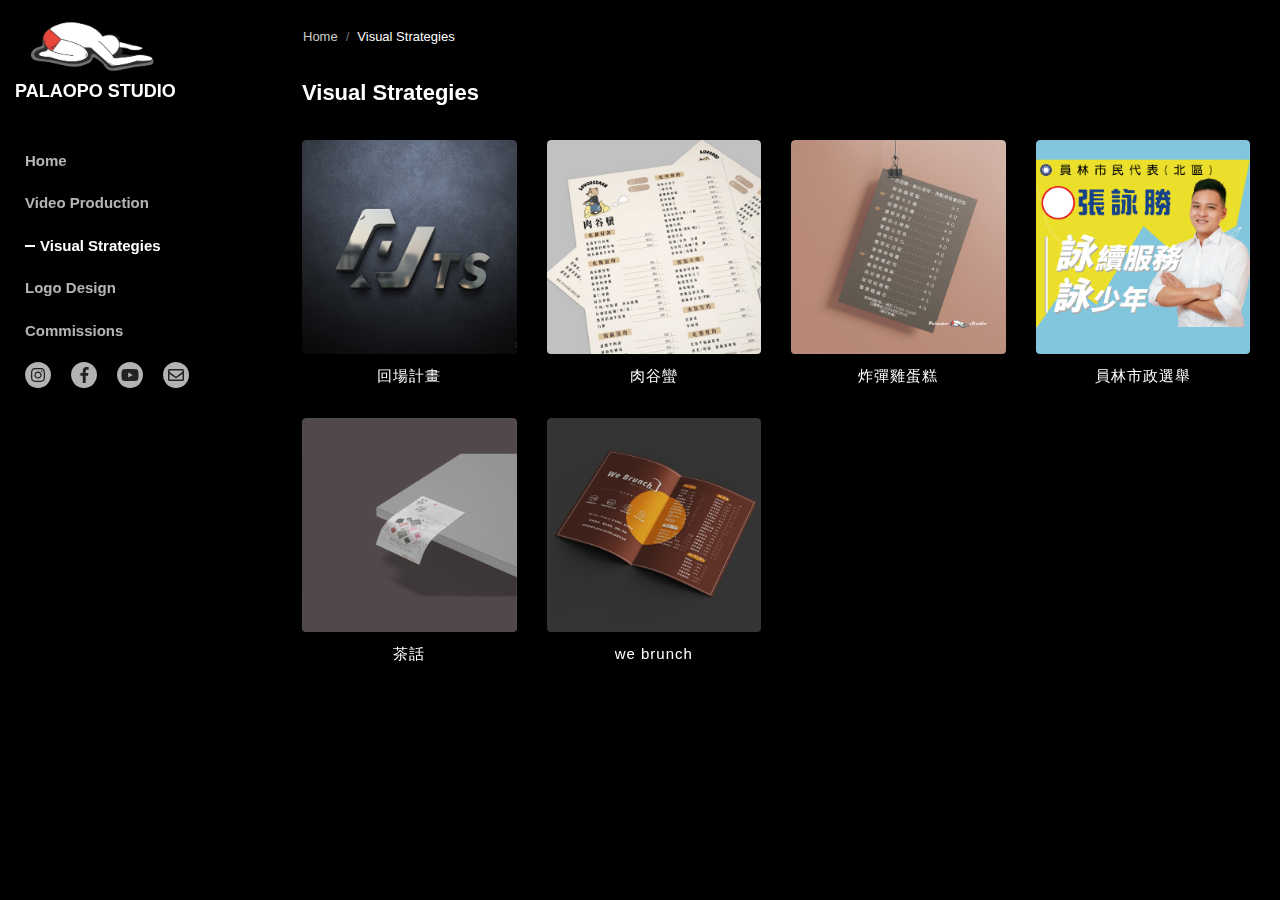
<file: visual-strategies.html>
﻿<!DOCTYPE html>
 
<html lang="zh-Hant-TW">

<head>
    <meta name="viewport" content="width=device-width, initial-scale=1.0, minimum-scale=1.0, maximum-scale=2.0, shrink-to-fit=no">
    <meta charset="UTF-8">
  
    <!-- 快取 -->
    <meta http-equiv="cache-control" content="public, max-age=259200">
    <meta name="referrer" content="strict-origin-when-cross-origin" />
    <meta name="title" content="Palaopo Studio - Visual Strategies">
    <title>Palaopo Studio - Visual Strategies</title>
    <meta name="description" content="台中影像製作工作室「怕老婆工作室」「Palaopo Studio」，平面服務項目：平面設計、整體產品形象規劃、臉書經營、Logo Design、Cis規劃、宣傳海報製作、Banner Design 動態影像服務項目：活動紀錄、婚禮紀錄、工商形象影片、空拍素材、影片後製、與各類商業影像拍攝、Youtube頻道企劃、Youtube頻道拍攝、Youtube頻道剪輯、短影音製作。如有需要委託製作，歡迎詢問。">
    <meta name="author" content="Palaopo Studio - 周禎文（阿文）">
    <meta name="source" content="Palaopo Studio">
    <meta name="copyright" content="Palaopo Studio">
    <meta property="og:title" content="Palaopo Studio - Visual Strategies">
    <meta property="og:url" content="https://howpalaopostudio.github.io/web/">
    <meta property="og:description" content="台中影像製作工作室「怕老婆工作室」「Palaopo Studio」，平面服務項目：平面設計、整體產品形象規劃、臉書經營、Logo Design、Cis規劃、宣傳海報製作、Banner Design 動態影像服務項目：活動紀錄、婚禮紀錄、工商形象影片、空拍素材、影片後製、與各類商業影像拍攝、Youtube頻道企劃、Youtube頻道拍攝、Youtube頻道剪輯、短影音製作。如有需要委託製作，歡迎詢問。">
    <meta property="og:site_name" content="Palaopo Studio">
    <meta property="og:image" content="https://howpalaopostudio.github.io/web/img/share.jpg">
    <meta property="og:image:width" content="800">
    <meta property="og:image:height" content="800">
    <meta property="og:type" content="website">
    <meta property="og:image:type" content="image/jpeg">
    <meta property="og:locale" content="zh_TW">
    <link rel="icon" href="img/logo.ico" type="image/x-icon">
    <!-- 字體 -->
    <link rel="preconnect" href="https://fonts.googleapis.com">
    <link rel="preconnect" href="https://fonts.gstatic.com" crossorigin>
    <link href="https://fonts.googleapis.com/css2?family=Open+Sans&display=swap" rel="stylesheet">
    <link rel="stylesheet" type="text/css" href="css/bootstrap.min.css">
    <link rel="stylesheet" type="text/css" href="css/owl.carousel.css">
    <link rel="stylesheet" type="text/css" href="css/aos.css">
    <link rel="stylesheet" type="text/css" href="https://cdn.jsdelivr.net/npm/@fancyapps/ui@5.0/dist/fancybox/fancybox.css">
    <link rel="stylesheet" type="text/css" href="css/style.css">
    <script src="js/jquery-3.3.1.min.js"></script>
    <script src="js/bootstrap.min.js"></script>
    <script src="js/fontawesome-all.min.js"></script>
    <script src="js/lenis.min.js"></script>
    <script src="js/owl.carousel.js"></script>
    <script src="js/aos.js"></script>
    <script src="https://cdn.jsdelivr.net/npm/@fancyapps/ui@5.0/dist/fancybox/fancybox.umd.js"></script>
    <script src="js/app.js"></script>
    <script type="application/ld+json">
        {
            "@context": "https://schema.org",
            "@type": "WebSite",
            "name" : "Palaopo Studio", 
                "description": "台中影像製作工作室「怕老婆工作室」「Palaopo Studio」，平面服務項目：平面設計、整體產品形象規劃、臉書經營、Logo Design、Cis規劃、宣傳海報製作、Banner Design 動態影像服務項目：活動紀錄、婚禮紀錄、工商形象影片、空拍素材、影片後製、與各類商業影像拍攝、Youtube頻道企劃、Youtube頻道拍攝、Youtube頻道剪輯、短影音製作。如有需要委託製作，歡迎詢問。",
            "url": "https://howpalaopostudio.github.io/web/",
            "image": "https://howpalaopostudio.github.io/web/img/share.jpg"
        }
    </script>
    <script>
        if ('serviceWorker' in navigator) {
            console.log("Will service worker register?");
            navigator.serviceWorker.register(' service-worker.js').then(function (reg) {
                console.log("Yes it did.");
            }).catch(function (err) {
                console.log("No it didn't. This happened: ", err)
            });
        }
    </script>
</head>

<body>
    <!-- 網頁配置 -->
    <div class="page-set">
        <!-- header start -->
        <header>
            <div class="-header">
                <div class="main">
                    <nav class="navbar navbar-expand-md" role="navigation">
                        <div class="navbar-header">
                            <a class="navbar-brand" href="index.html">
                                <img src="img/logo.webp" alt="PALAOPO STUDIO">
                                <span>PALAOPO STUDIO</span>
                            </a>
                            <button class="navbar-toggler collapsed" type="button" data-toggle="collapse"
                                data-target="#PSnavbar" aria-controls="PSnavbar" aria-expanded="false"
                                aria-label="Toggle navigation">
                                <span class="navbar-toggler-icon"></span>
                                <span class="navbar-toggler-icon"></span>
                                <span class="navbar-toggler-icon"></span>
                            </button>
                        </div>
                        <!-- Collect the nav links, forms, and other content for toggling -->
                        <div class="collapse navbar-collapse" id="PSnavbar" data-lenis-prevent>
                            <ul class="navbar-nav">
                                <li class="nav-item">
                                    <a href="index.html">Home</a>
                                </li>
                                <li class="nav-item">
                                    <a href="video-production.html">Video Production</a>
                                </li>
                                <li class="nav-item">
                                    <a class="active" href="visual-strategies.html">Visual Strategies</a>
                                </li>
                                <li class="nav-item">
                                    <a href="logo-design.html">Logo Design</a>
                                </li>
                                <li class="nav-item">
                                    <a href="commissions.html">Commissions</a>
                                </li>
                                <!-- <li class="nav-item">
                                    <a href="#">About Us</a>
                                </li> -->
                                <li class="nav-item">
                                    <div class="-social">
                                        <a href="https://instagram.com/palaopo_studio?igshid=NTc4MTIwNjQ2YQ==" target="_blank" aria-label="instagram">
                                            <i class="fab fa-instagram"></i>
                                        </a>
                                        <a href="https://www.facebook.com/Palaopo.Studio" target="_blank" aria-label="facebook">
                                            <i class="fab fa-facebook-f"></i>
                                        </a>
                                        <a href="https://www.youtube.com/@palaopostudio5988" target="_blank" aria-label="youtube">
                                            <i class="fab fa-youtube"></i>
                                        </a>
                                        <a href="mailto:howpalaopostudio@gmail.com" aria-label="envelope">
                                            <i class="far fa-envelope"></i>
                                        </a>
                                    </div>
                                </li>
                            </ul>
                        </div>
        
                    </nav>
                </div>
        
            </div>
        </header>
        <!-- header end -->
        <div class="main-content">
            <nav aria-label="breadcrumb">
                <ol class="breadcrumb">
                    <li class="breadcrumb-item"><a href="index.html">Home</a></li>
                    <li class="breadcrumb-item active" aria-current="page">Visual Strategies</li>
                </ol>
            </nav>
            <!--Visual Strategies -->
            <section>
                <div class="main-title col-12" data-aos="fade-up">
                    <h1>Visual Strategies</h1>
                </div>
                <div class="main-zone">
                    <div class="row">
                        <div class="col-12 col-sm-6 col-md-6 col-xl-3 pic-card" data-aos="fade-up">
                            <a data-src="img/visual/visual_1.jpg" data-fancybox="回場計畫" data-caption="回場計畫">
                                <img src="img/visual/visual_1.jpg" alt="PALAOPO STUDIO - 回場計畫" />
                                <h2 class="-title">回場計畫</h2>
                            </a>
                            <a data-src="img/visual/visual_2.jpg" data-fancybox="回場計畫" data-caption="回場計畫"></a>
                            <a data-src="img/visual/visual_3.jpg" data-fancybox="回場計畫" data-caption="回場計畫"></a>
                            <a data-src="img/visual/visual_4.jpg" data-fancybox="回場計畫" data-caption="回場計畫"></a>
                            <a data-src="img/visual/visual_5.jpg" data-fancybox="回場計畫" data-caption="回場計畫"></a>
                            <a data-src="img/visual/visual_6.jpg" data-fancybox="回場計畫" data-caption="回場計畫"></a>
                        </div>
                        <div class="col-12 col-sm-6 col-md-6 col-xl-3 pic-card" data-aos="fade-up">
                            <a data-src="img/visual/visualB_1.jpg" data-fancybox="肉谷蠻" data-caption="肉谷蠻">
                                <img src="img/visual/visualB_1.jpg" alt="PALAOPO STUDIO - 肉谷蠻" />
                                <h2 class="-title">肉谷蠻</h2>
                            </a>
                        </div>
                        <div class="col-12 col-sm-6 col-md-6 col-xl-3 pic-card" data-aos="fade-up">
                            <a data-src="img/visual/visualC_1.jpg" data-fancybox="炸彈雞蛋糕" data-caption="炸彈雞蛋糕">
                                <img src="img/visual/visualC_1.jpg" alt="PALAOPO STUDIO - 炸彈雞蛋糕" />
                                <h2 class="-title">炸彈雞蛋糕</h2>
                            </a>
                        </div>
                        <div class="col-12 col-sm-6 col-md-6 col-xl-3 pic-card" data-aos="fade-up">
                            <a data-src="img/visual/visualD_1.jpg" data-fancybox="員林市政選舉" data-caption="員林市政選舉">
                                <img src="img/visual/visualD_1.jpg" alt="PALAOPO STUDIO - 員林市政選舉" />
                                <h2 class="-title">員林市政選舉</h2>
                            </a>
                            <a data-src="img/visual/visualD_2.jpg" data-fancybox="員林市政選舉" data-caption="員林市政選舉"></a>
                            <a data-src="img/visual/visualD_3.jpg" data-fancybox="員林市政選舉" data-caption="員林市政選舉"></a>
                            <a data-src="img/visual/visualD_4.jpg" data-fancybox="員林市政選舉" data-caption="員林市政選舉"></a>
                        </div>
                        <div class="col-12 col-sm-6 col-md-6 col-xl-3 pic-card" data-aos="fade-up">
                            <a data-src="img/visual/visualE_1.jpg" data-fancybox="茶話" data-caption="茶話">
                                <img src="img/visual/visualE_1.jpg" alt="PALAOPO STUDIO - 茶話" />
                                <h2 class="-title">茶話</h2>
                            </a>
                            <a data-src="img/visual/visualE_2.jpg" data-fancybox="茶話" data-caption="茶話"></a>
                            <a data-src="img/visual/visualE_3.jpg" data-fancybox="茶話" data-caption="茶話"></a>
                        </div>
                        <div class="col-12 col-sm-6 col-md-6 col-xl-3 pic-card" data-aos="fade-up">
                            <a data-src="img/visual/visualF_1.jpg" data-fancybox="we brunch" data-caption="we brunch">
                                <img src="img/visual/visualF_1.jpg" alt="PALAOPO STUDIO - we brunch" />
                                <h2 class="-title">we brunch</h2>
                            </a>
                            <a data-src="img/visual/visualF_2.jpg" data-fancybox="we brunch" data-caption="we brunch"></a>
                            <a data-src="img/visual/visualF_3.jpg" data-fancybox="we brunch" data-caption="we brunch"></a>
                        </div>
                    </div>
                </div>
            </section>
        </div>
    </div>
    <script>
        Fancybox.bind('[data-fancybox]', {
            //
        });    
    </script>
</body>

</html>
</file>
<file: css/style.css>
body {
  font-family: "Open Sans", sans-serif, "Microsoft JhengHei", "Microsoft YaHei", Arial;
  overflow-x: hidden;
  background-color: #000;
}

.-header .main .navbar {
  background: transparent;
  border-color: transparent;
  padding: 0 15px;
}
.-header .main .navbar .navbar-header .navbar-brand img {
  width: 150px;
}
.-header .main .navbar .navbar-header .navbar-brand span {
  color: #fff;
  font-size: 18px;
  display: inline-block;
}
.-header .main .navbar .navbar-collapse .navbar-nav li a {
  font-size: 18px;
  color: #fff;
  text-decoration: none;
  font-weight: bold;
  display: flex;
  align-items: center;
  opacity: 0.7;
}
.-header .main .navbar .navbar-collapse .navbar-nav li a:hover {
  opacity: 1;
}
.-header .main .navbar .navbar-collapse .navbar-nav li a.active {
  opacity: 1;
}
.-header .main .navbar .navbar-collapse .navbar-nav li a.active::before {
  content: "";
  width: 10px;
  height: 2px;
  background-color: #fff;
  display: inline-block;
  margin-right: 5px;
}
.-header .main .navbar .navbar-collapse .navbar-nav .-social {
  display: flex;
}
.-header .main .navbar .navbar-collapse .navbar-nav .-social a {
  width: 26px;
  height: 26px;
  border-radius: 100%;
  background-color: #fff;
  color: #333;
  font-size: 16px;
  display: inline-flex;
  justify-content: center;
  align-items: center;
}

.page-set {
  display: flex;
  min-height: 100vh;
  min-height: 100svh;
  width: 100%;
  position: relative;
  top: 0;
}

.breadcrumb {
  background-color: transparent;
}
.breadcrumb .breadcrumb-item {
  color: #fff;
  font-size: 13px;
}
.breadcrumb .breadcrumb-item a {
  color: #fff;
  opacity: 0.8;
  text-decoration: none;
}

.main-title h1 {
  font-size: 22px;
  font-weight: 600;
  margin-bottom: 30px;
  color: #fff;
  line-height: 1.6;
}

.main-zone {
  padding: 0 15px;
  margin-bottom: 30px;
}
.main-zone .pic-card {
  margin-bottom: 30px;
}
.main-zone .pic-card a {
  display: block;
  border-radius: 4px;
  overflow: hidden;
  text-decoration: none;
  cursor: pointer;
}
.main-zone .pic-card a img {
  width: 100%;
  -o-object-fit: cover;
     object-fit: cover;
  -o-object-position: center;
     object-position: center;
  transition: ease-in-out 0.3s;
  border-radius: 4px;
}
.main-zone .pic-card a img:hover {
  opacity: 0.7;
}
.main-zone .pic-card a h2 {
  font-size: 15px;
  text-align: center;
  margin-bottom: 0;
  margin-top: 10px;
  letter-spacing: 1px;
  line-height: 1.6;
  color: #fff;
}
.main-zone .pic-card .-more a {
  background-color: transparent;
  color: #fff;
  font-size: 16px;
  text-decoration: none;
  transition: ease-in-out 0.3s;
  opacity: 0.8;
  text-align: right;
}
.main-zone .pic-card .-more a:hover {
  opacity: 1;
}

@media (max-width: 1200px) {
  .main-zone .pic-card .-more {
    height: 100%;
    display: flex;
    justify-content: center;
    align-items: center;
  }
}
@media (min-width: 768px) {
  .-header {
    z-index: 1000;
    position: fixed;
    top: 0;
    bottom: 0;
    left: 0;
    width: 17em;
    min-width: 17em;
    max-width: 17em;
    height: 100vh;
    height: 100svh;
  }
  .-header .main {
    height: 100%;
  }
  .-header .main .navbar {
    height: 100%;
    display: flex;
    align-items: center;
    flex-wrap: wrap;
  }
  .-header .main .navbar .navbar-header {
    margin-bottom: 30px;
  }
  .-header .main .navbar .navbar-header .navbar-brand {
    display: flex;
    flex-wrap: wrap;
  }
  .-header .main .navbar .navbar-header .navbar-brand span {
    width: 100%;
    font-weight: 600;
  }
  .-header .main .navbar .navbar-collapse {
    height: calc(100% - 140px);
    overflow-y: auto;
    align-items: flex-start;
  }
  .-header .main .navbar .navbar-collapse::-webkit-scrollbar {
    width: 8px;
  }
  .-header .main .navbar .navbar-collapse::-webkit-scrollbar-track {
    background-color: #eee;
    border-radius: 50px;
  }
  .-header .main .navbar .navbar-collapse::-webkit-scrollbar-thumb {
    background-color: #fff2fd;
    opacity: 0.5;
    border-radius: 50px;
    height: 25px;
  }
  .-header .main .navbar .navbar-collapse .navbar-nav {
    width: 100%;
    margin-top: 0px;
    display: flex;
    align-items: center;
    justify-content: center;
    flex-wrap: wrap;
  }
  .-header .main .navbar .navbar-collapse .navbar-nav li {
    width: 100%;
  }
  .-header .main .navbar .navbar-collapse .navbar-nav li a {
    position: relative;
    margin: 10px;
    font-size: 15px;
    transition: ease-in-out 0.3s;
  }
  .main-content {
    width: calc(100% - 17em);
    margin-left: 17em;
    padding: 15px;
  }
}
@media (max-width: 767px) {
  .main-content {
    padding: 0 15px;
  }
  .page-set {
    flex-wrap: wrap;
    padding-top: 85px;
  }
  header {
    width: 100%;
    position: fixed;
    top: 0;
    left: 0;
    right: 0;
    z-index: 100;
    background-color: #000;
  }
  .-header {
    width: 100%;
    max-width: 100%;
  }
  .-header .main .navbar {
    padding: 0px;
  }
  .-header .main .navbar .navbar-header {
    display: flex;
    flex-wrap: wrap;
    align-items: center;
    width: 100%;
  }
  .-header .main .navbar .navbar-header .navbar-brand {
    padding: 10px;
  }
  .-header .main .navbar .navbar-header .navbar-brand img {
    max-width: 100%;
    width: 100px;
  }
  .-header .main .navbar .navbar-header .navbar-brand span {
    font-size: 17px;
  }
  .-header .main .navbar .navbar-header .navbar-toggler {
    outline: none !important;
    position: relative;
    margin: 0 10px 0 auto;
    border: 0px;
    background: transparent;
  }
  .-header .main .navbar .navbar-header .navbar-toggler span {
    display: block;
    background: #fff;
    width: 22px;
    height: 2px;
    border-radius: 1px;
    transition: all 0.3s linear;
  }
  .-header .main .navbar .navbar-header .navbar-toggler span:nth-child(1) {
    transform: rotate(45deg);
    transform-origin: 10% 10%;
  }
  .-header .main .navbar .navbar-header .navbar-toggler span:nth-child(2) {
    margin-top: 4px;
    opacity: 0;
    transform: translateX(-25px);
  }
  .-header .main .navbar .navbar-header .navbar-toggler span:nth-child(3) {
    margin-top: 4px;
    transform: rotate(-45deg);
    transform-origin: 10% 90%;
  }
  .-header .main .navbar .navbar-header .navbar-toggler.collapsed span:nth-child(1) {
    transform: rotate(0);
  }
  .-header .main .navbar .navbar-header .navbar-toggler.collapsed span:nth-child(2) {
    opacity: 1;
    transform: translateX(0px);
  }
  .-header .main .navbar .navbar-header .navbar-toggler.collapsed span:nth-child(3) {
    transform: rotate(0);
  }
  .-header .main .navbar .navbar-collapse .navbar-nav {
    margin: 1em 0em;
  }
  .-header .main .navbar .navbar-collapse .navbar-nav li {
    text-align: center;
  }
  .-header .main .navbar .navbar-collapse .navbar-nav li a {
    font-size: 16px;
    margin: 10px;
    justify-content: center;
  }
  .-header .main .navbar .navbar-collapse .navbar-nav li .-social {
    justify-content: center;
  }
}/*# sourceMappingURL=style.css.map */
</file>
